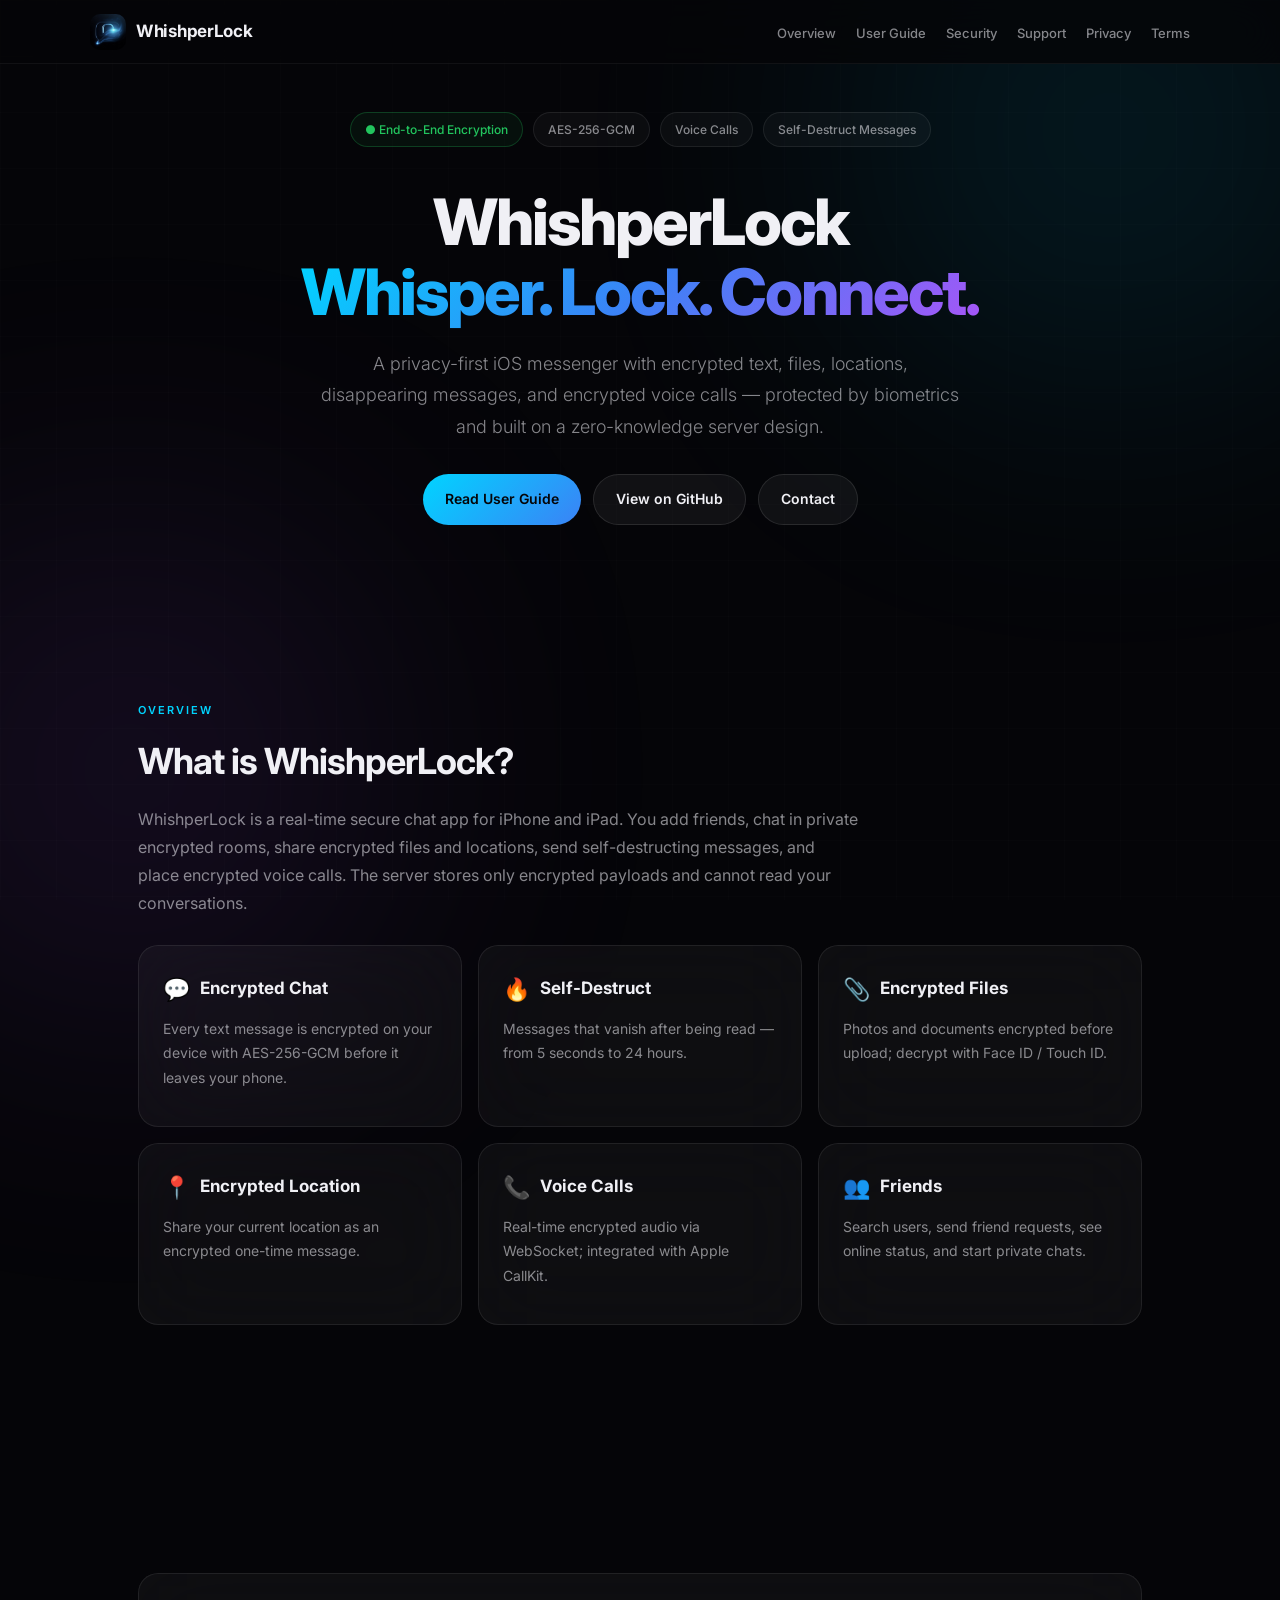
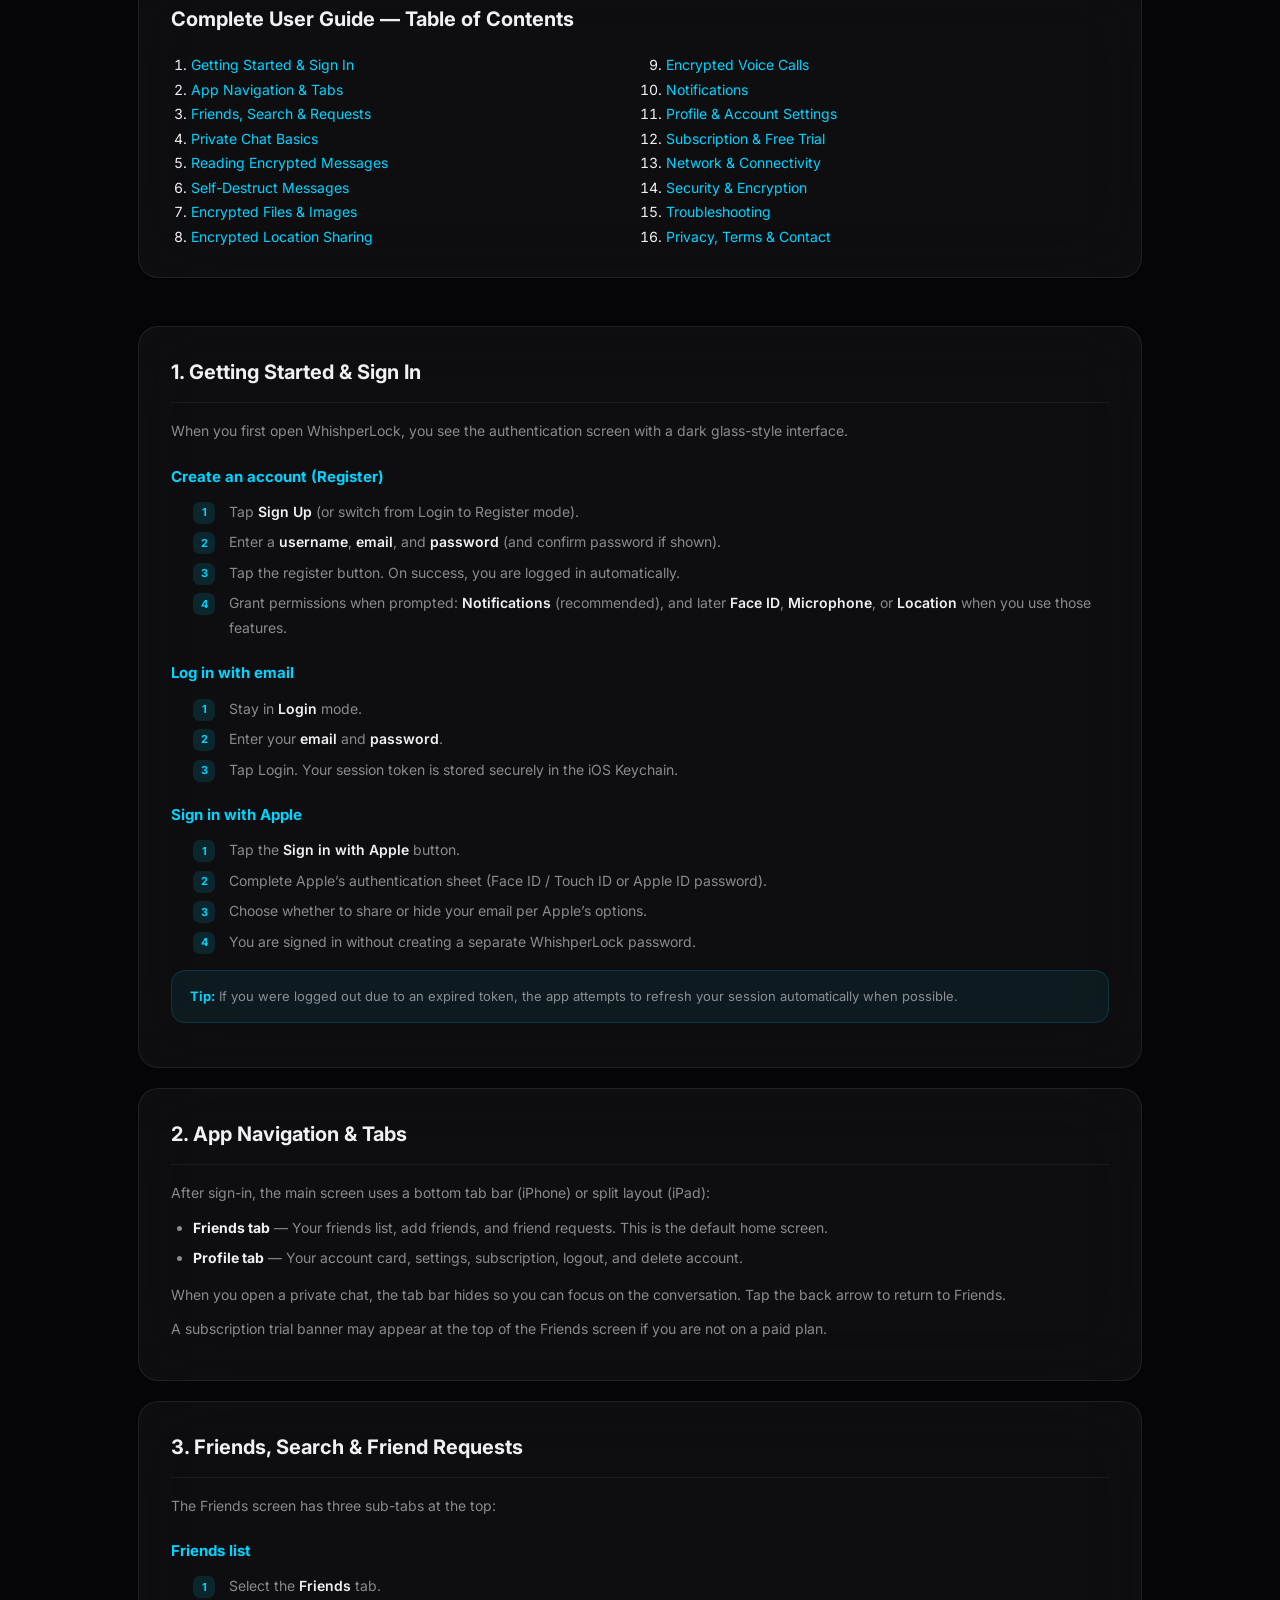
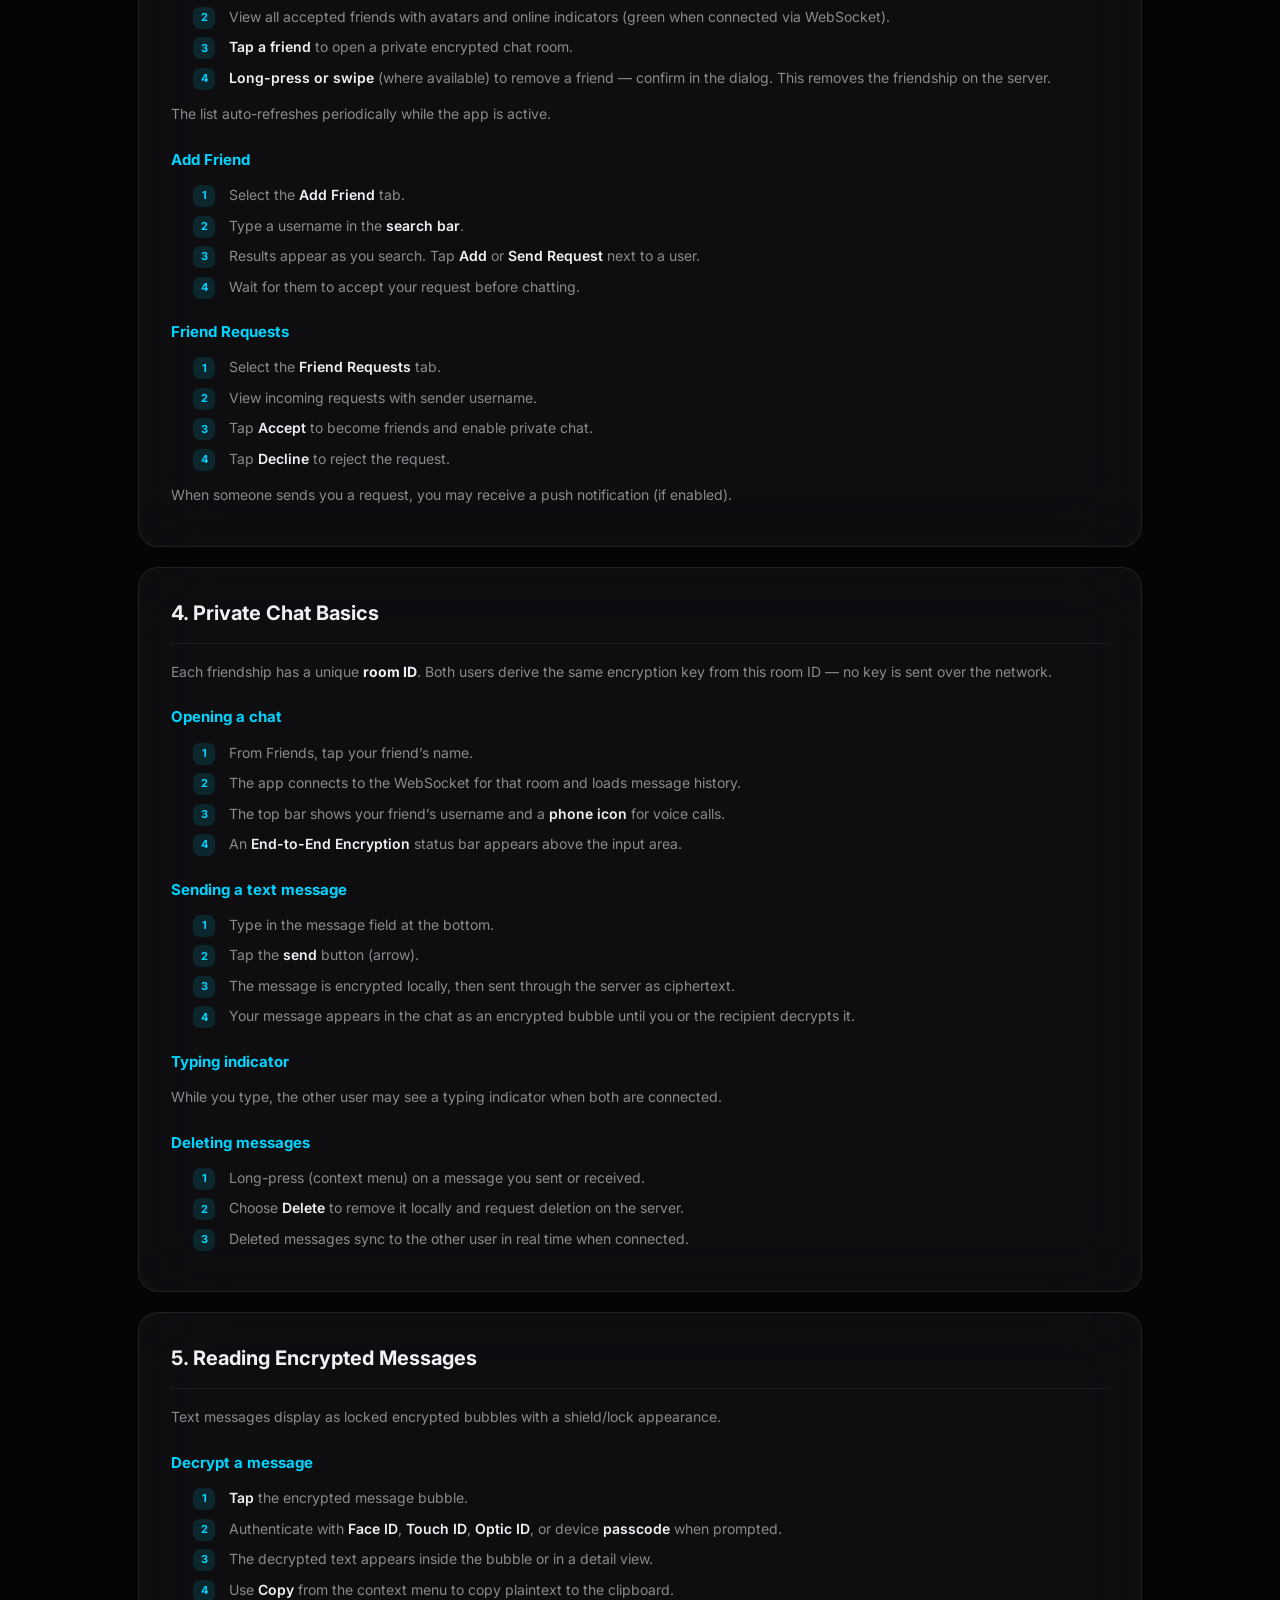
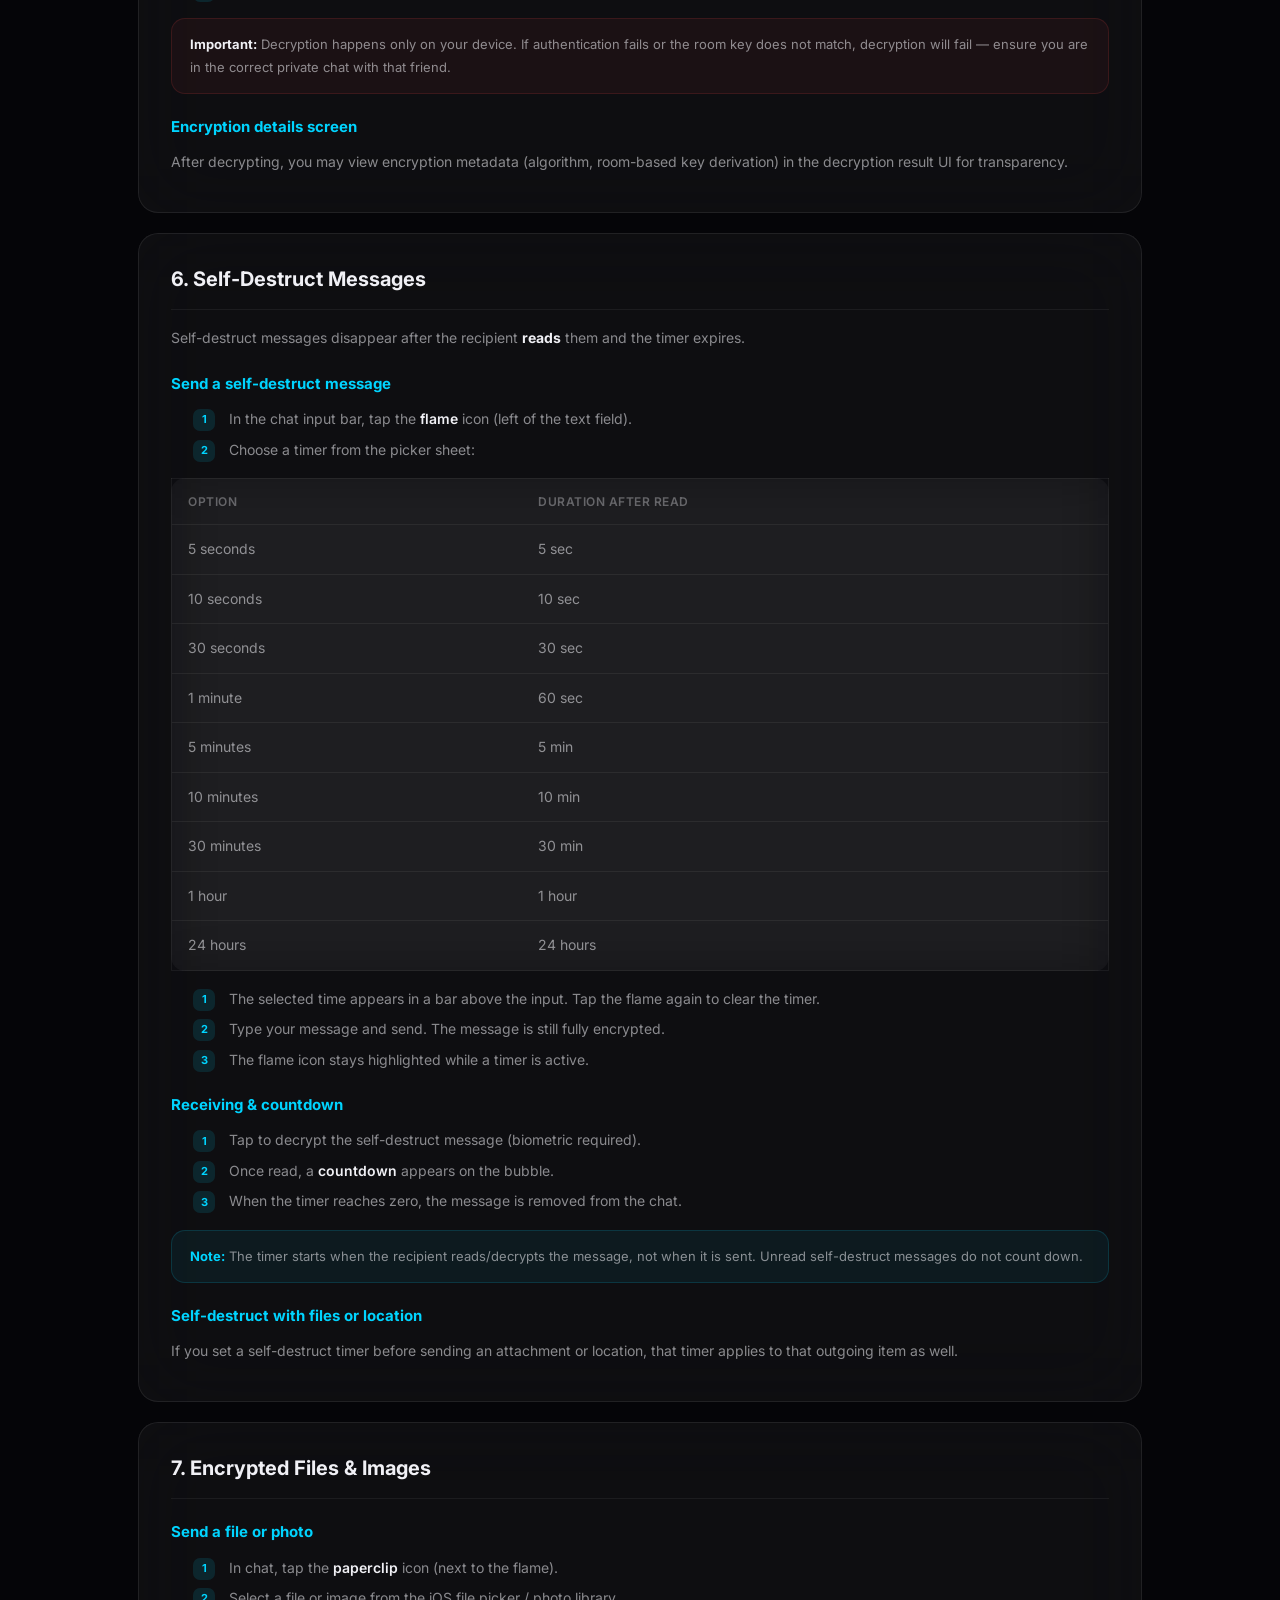
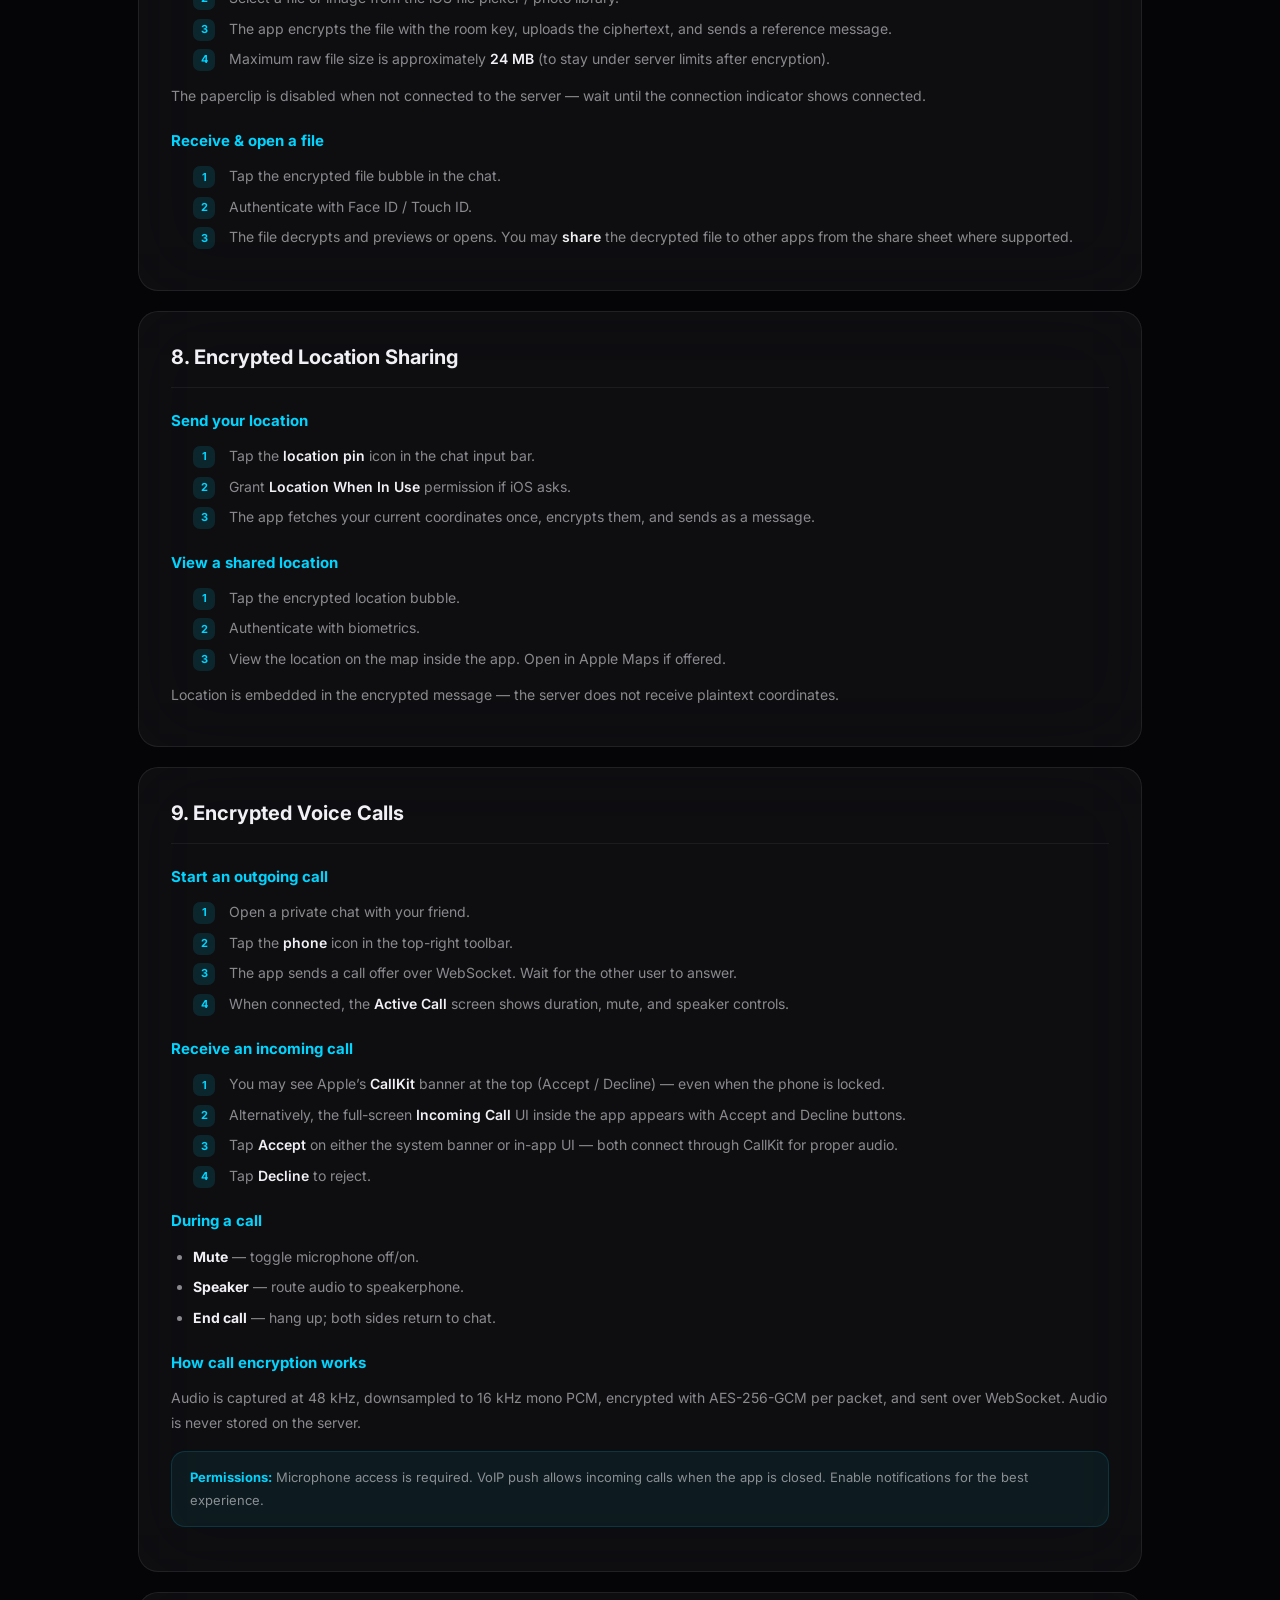
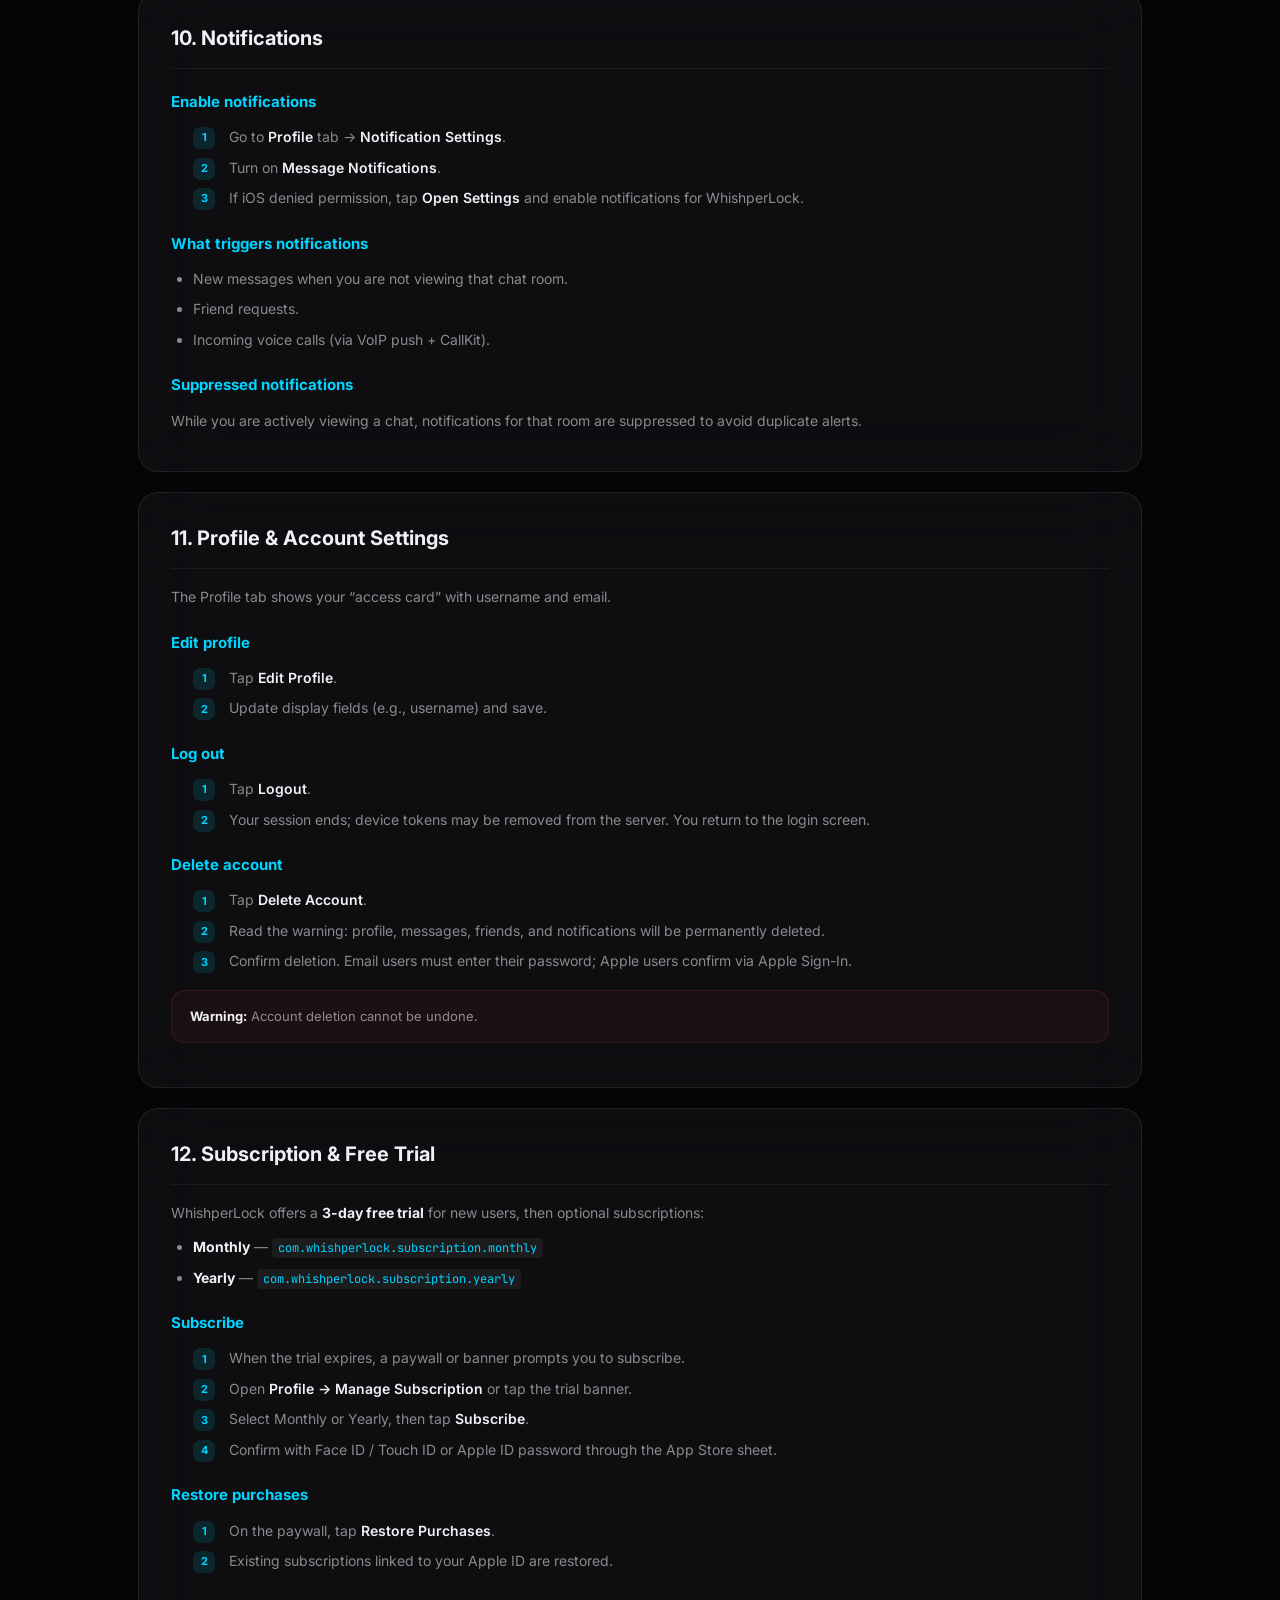
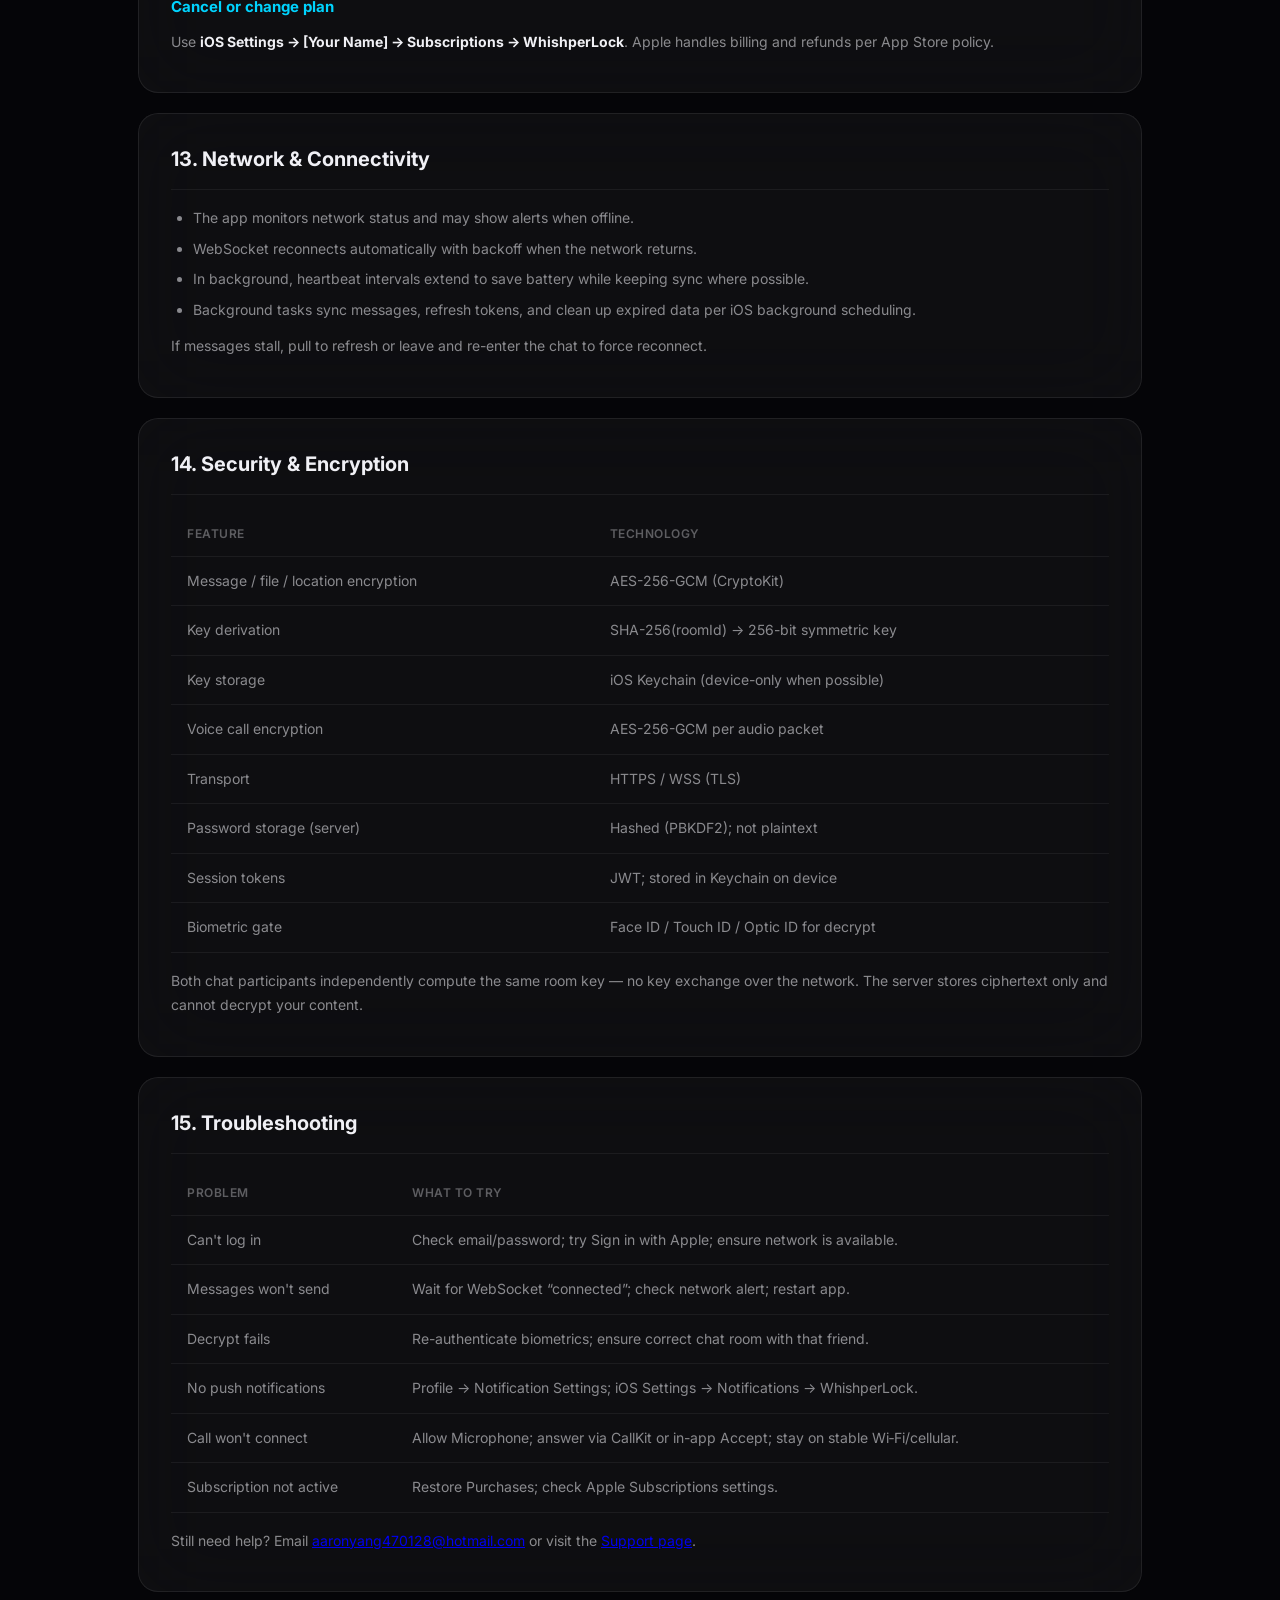
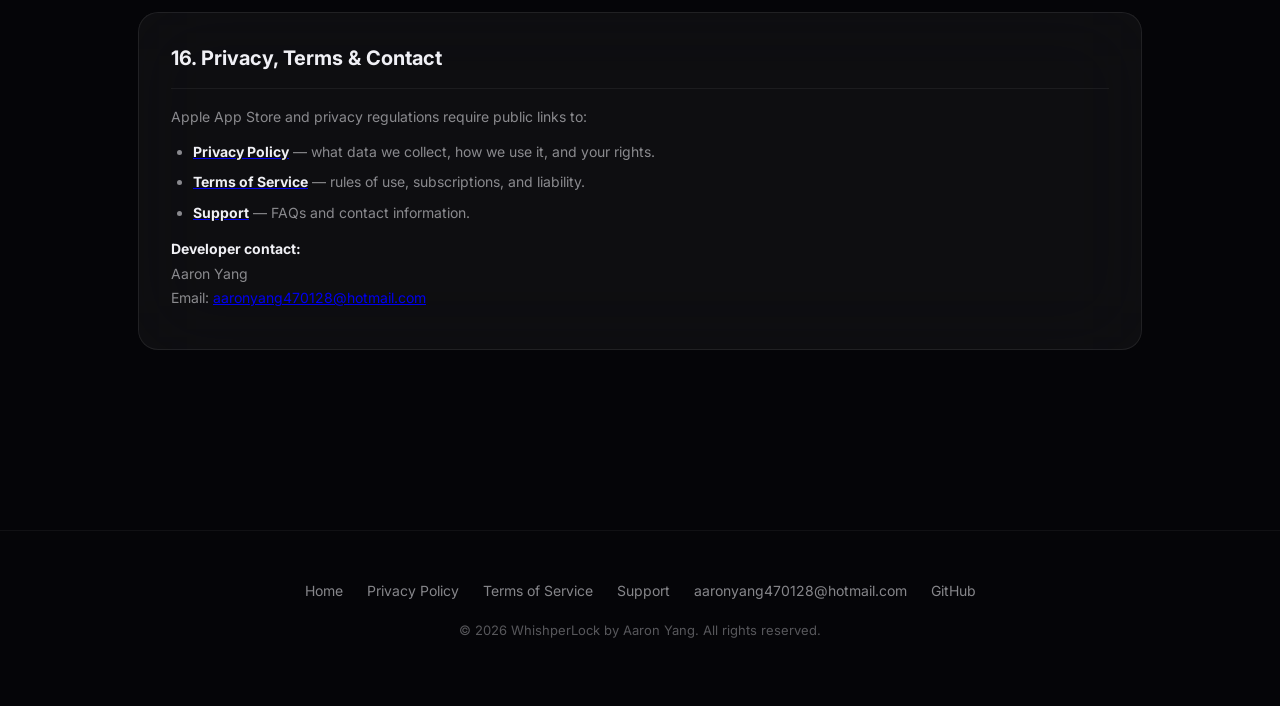
<file: index.html>
<!DOCTYPE html>
<html lang="en">
<head>
    <meta charset="UTF-8">
    <meta http-equiv="refresh" content="0; url=docs/index.html">
    <meta name="viewport" content="width=device-width, initial-scale=1.0">
    <title>WhishperLock</title>
    <script>window.location.replace('docs/index.html');</script>
</head>
<body>
    <p>Redirecting to <a href="docs/index.html">WhishperLock documentation</a>…</p>
</body>
</html>
</file>
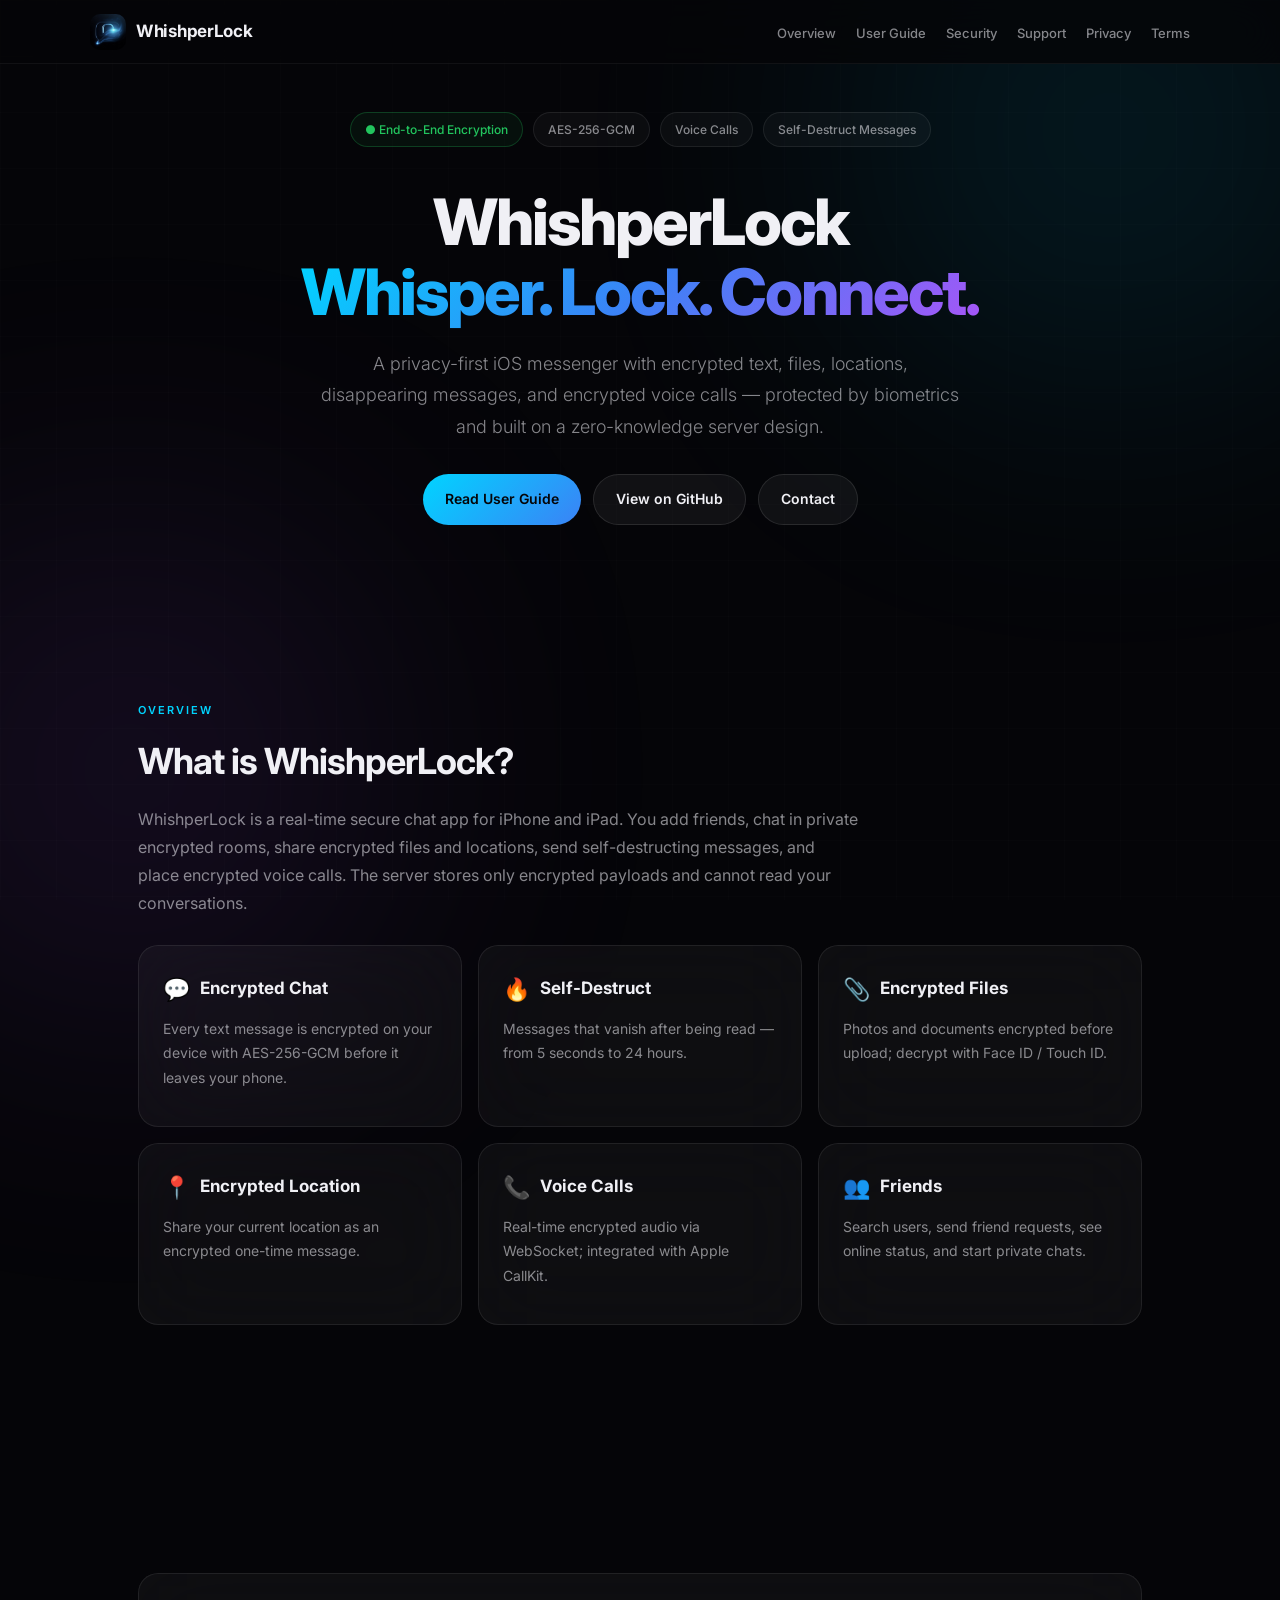
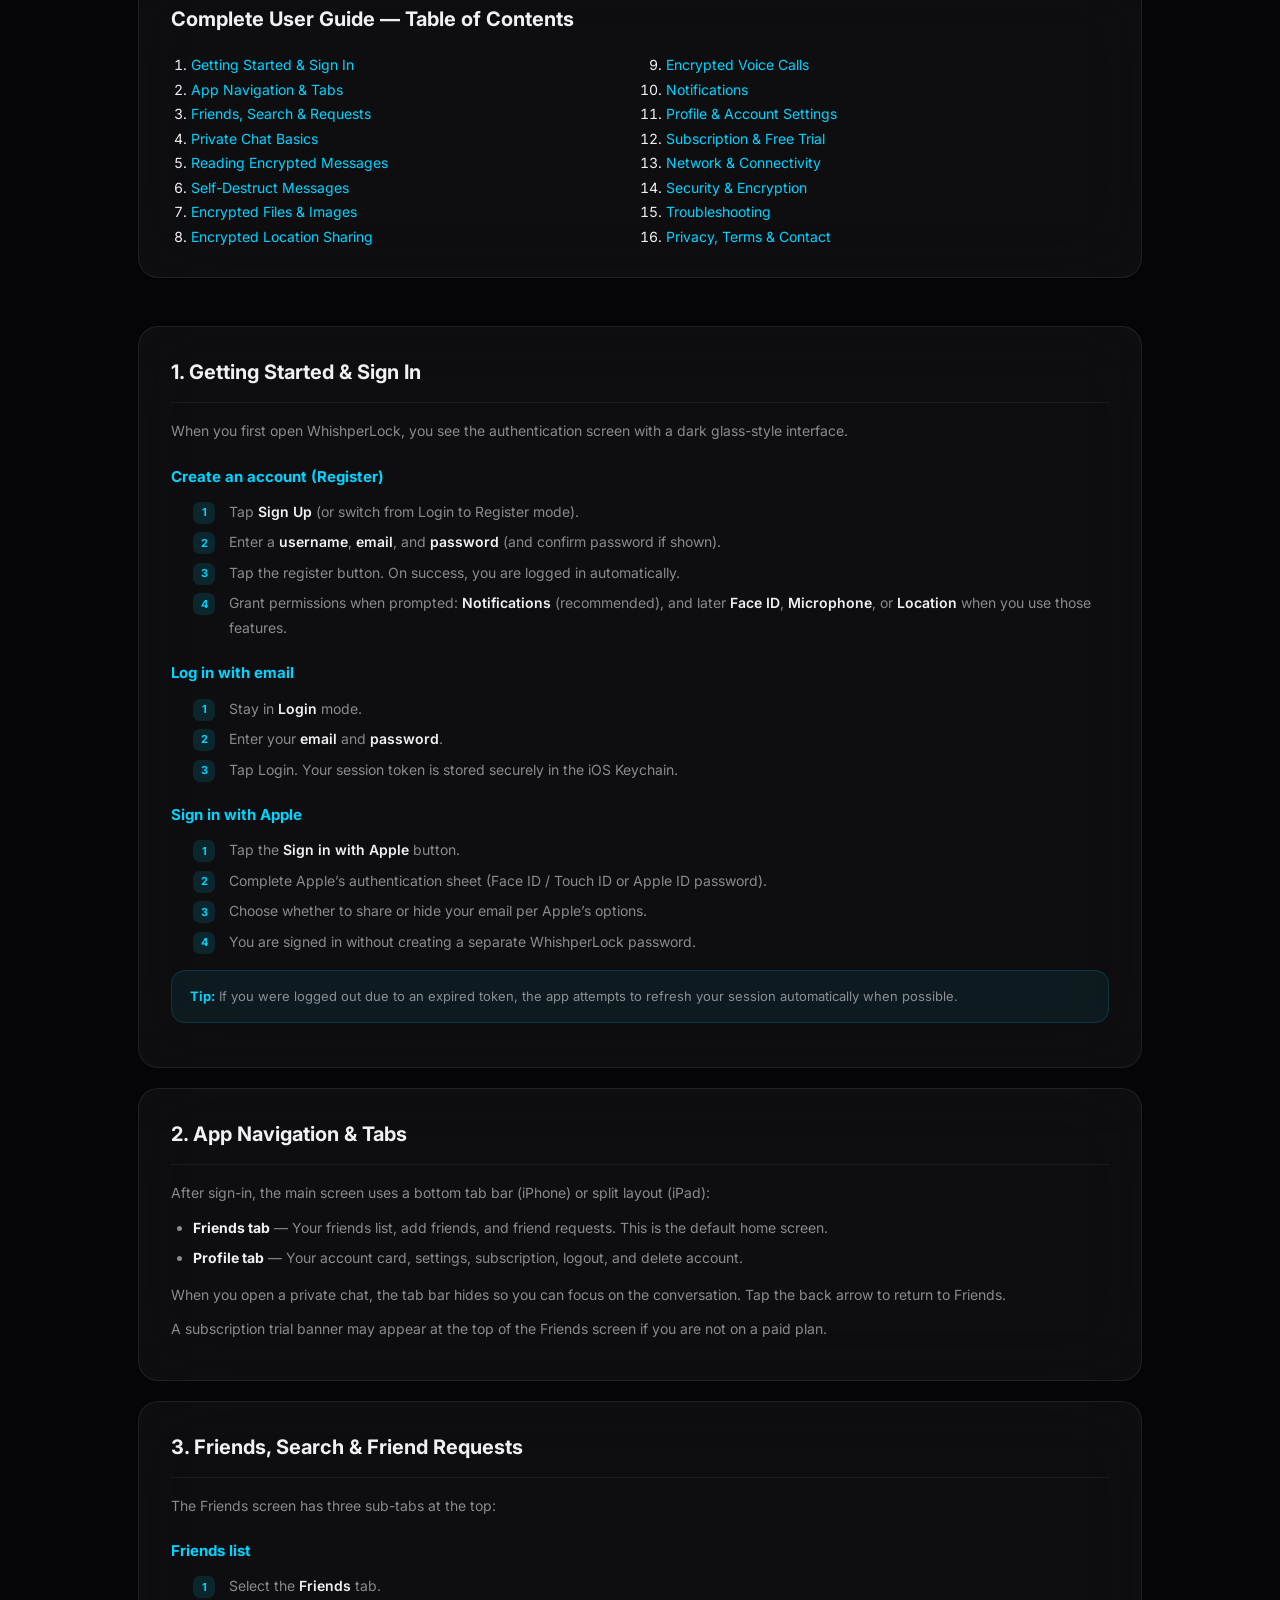
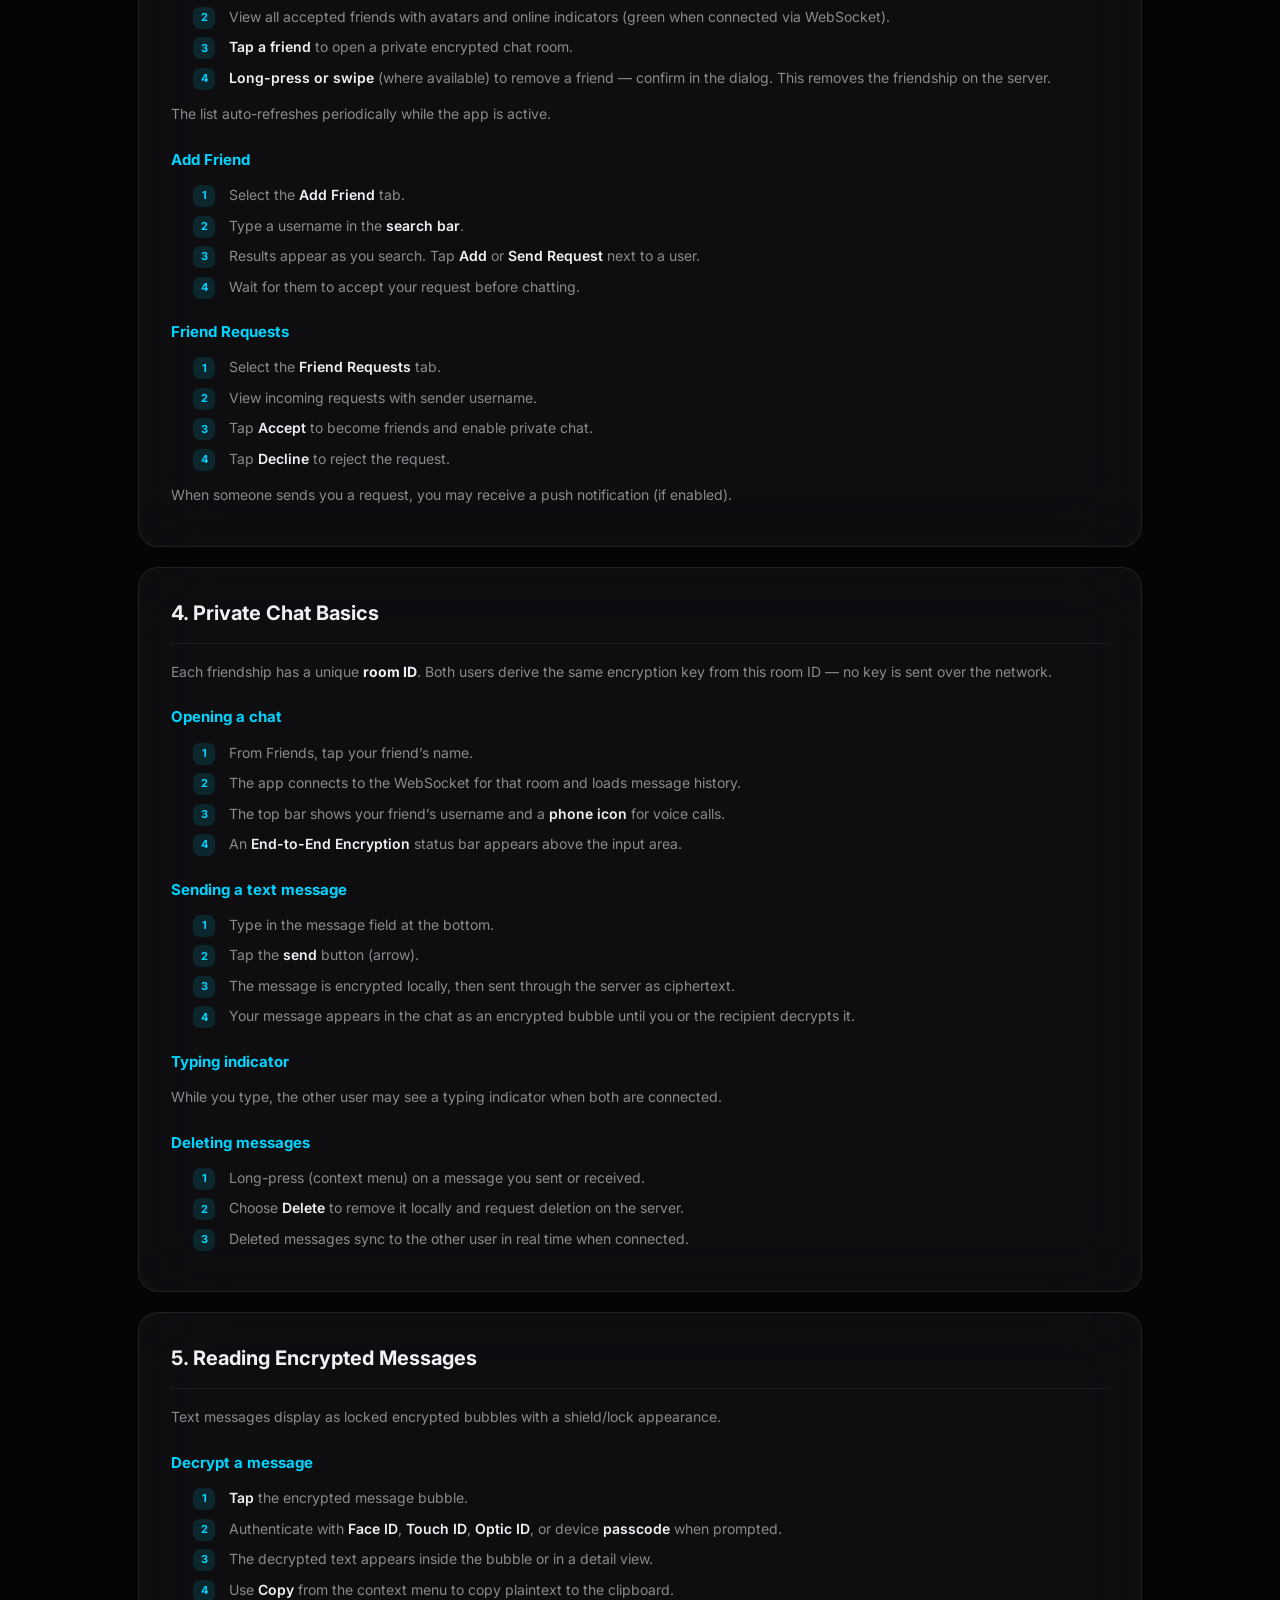
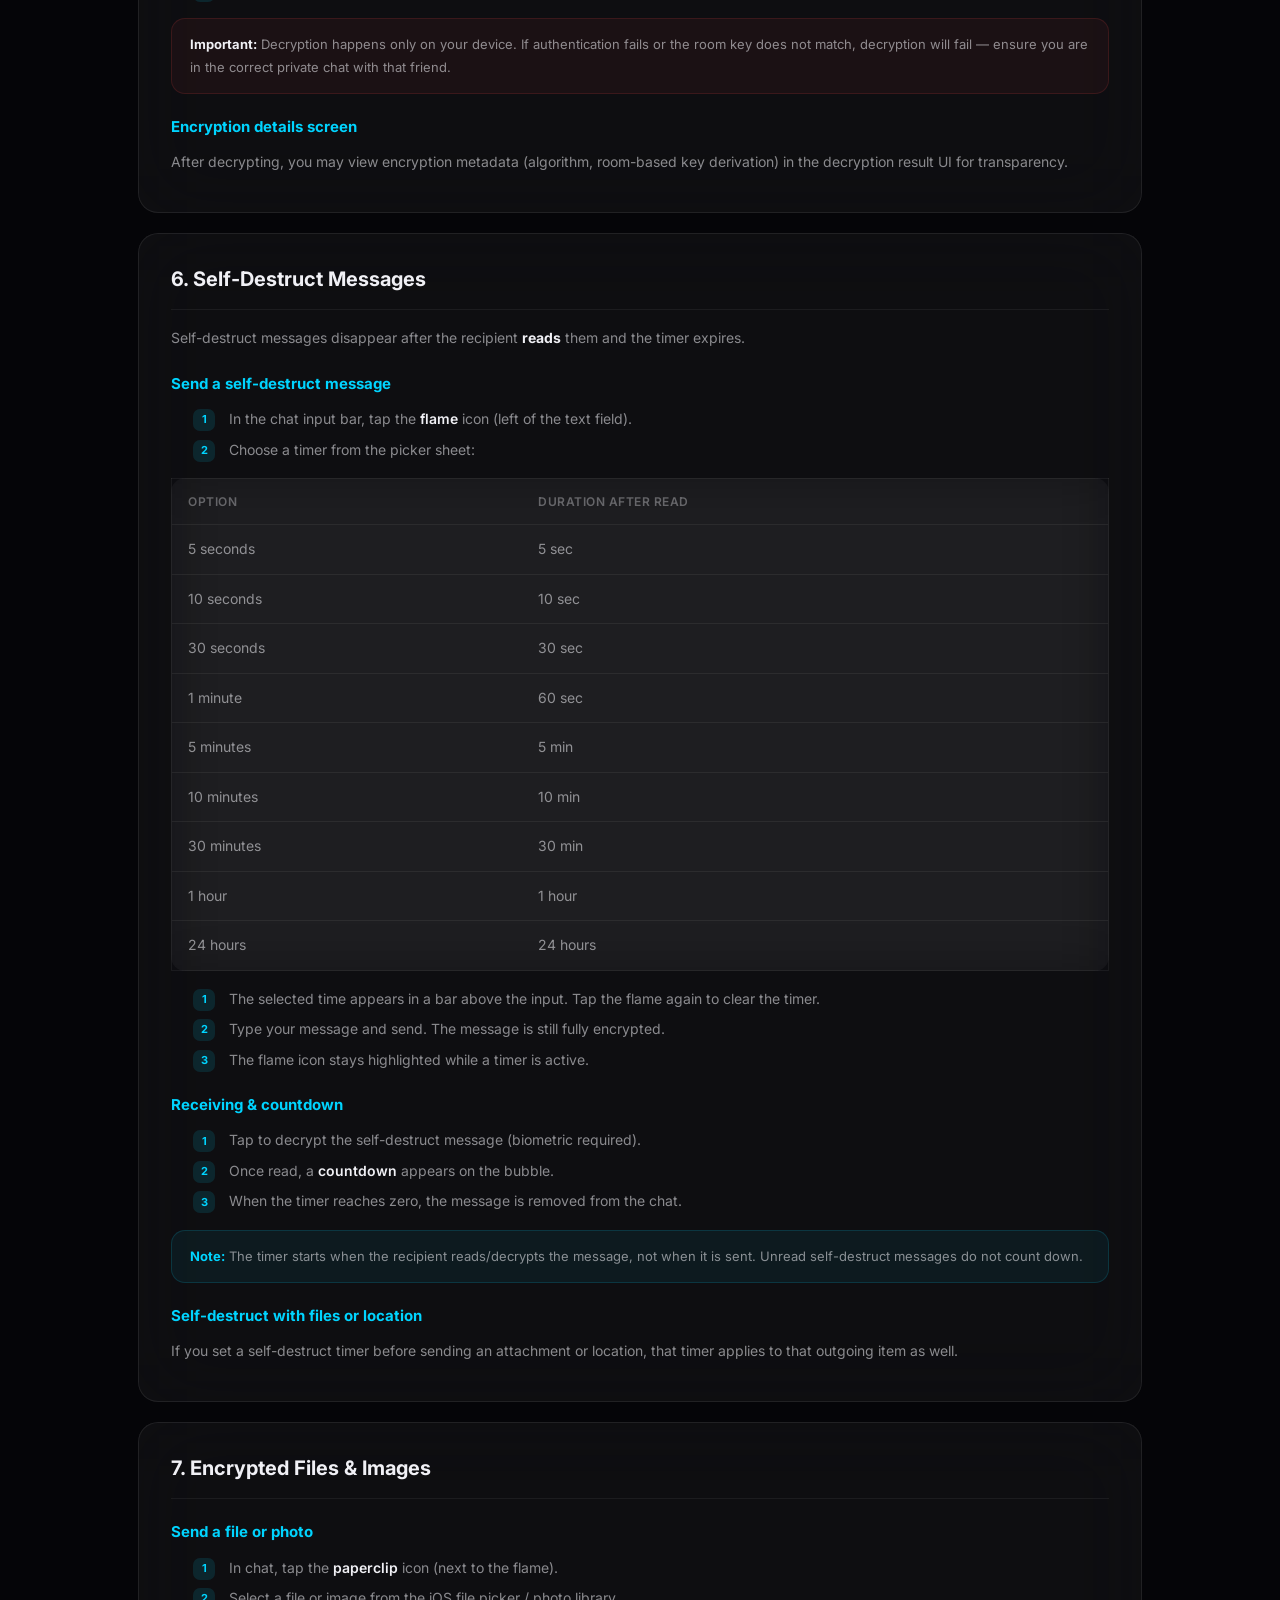
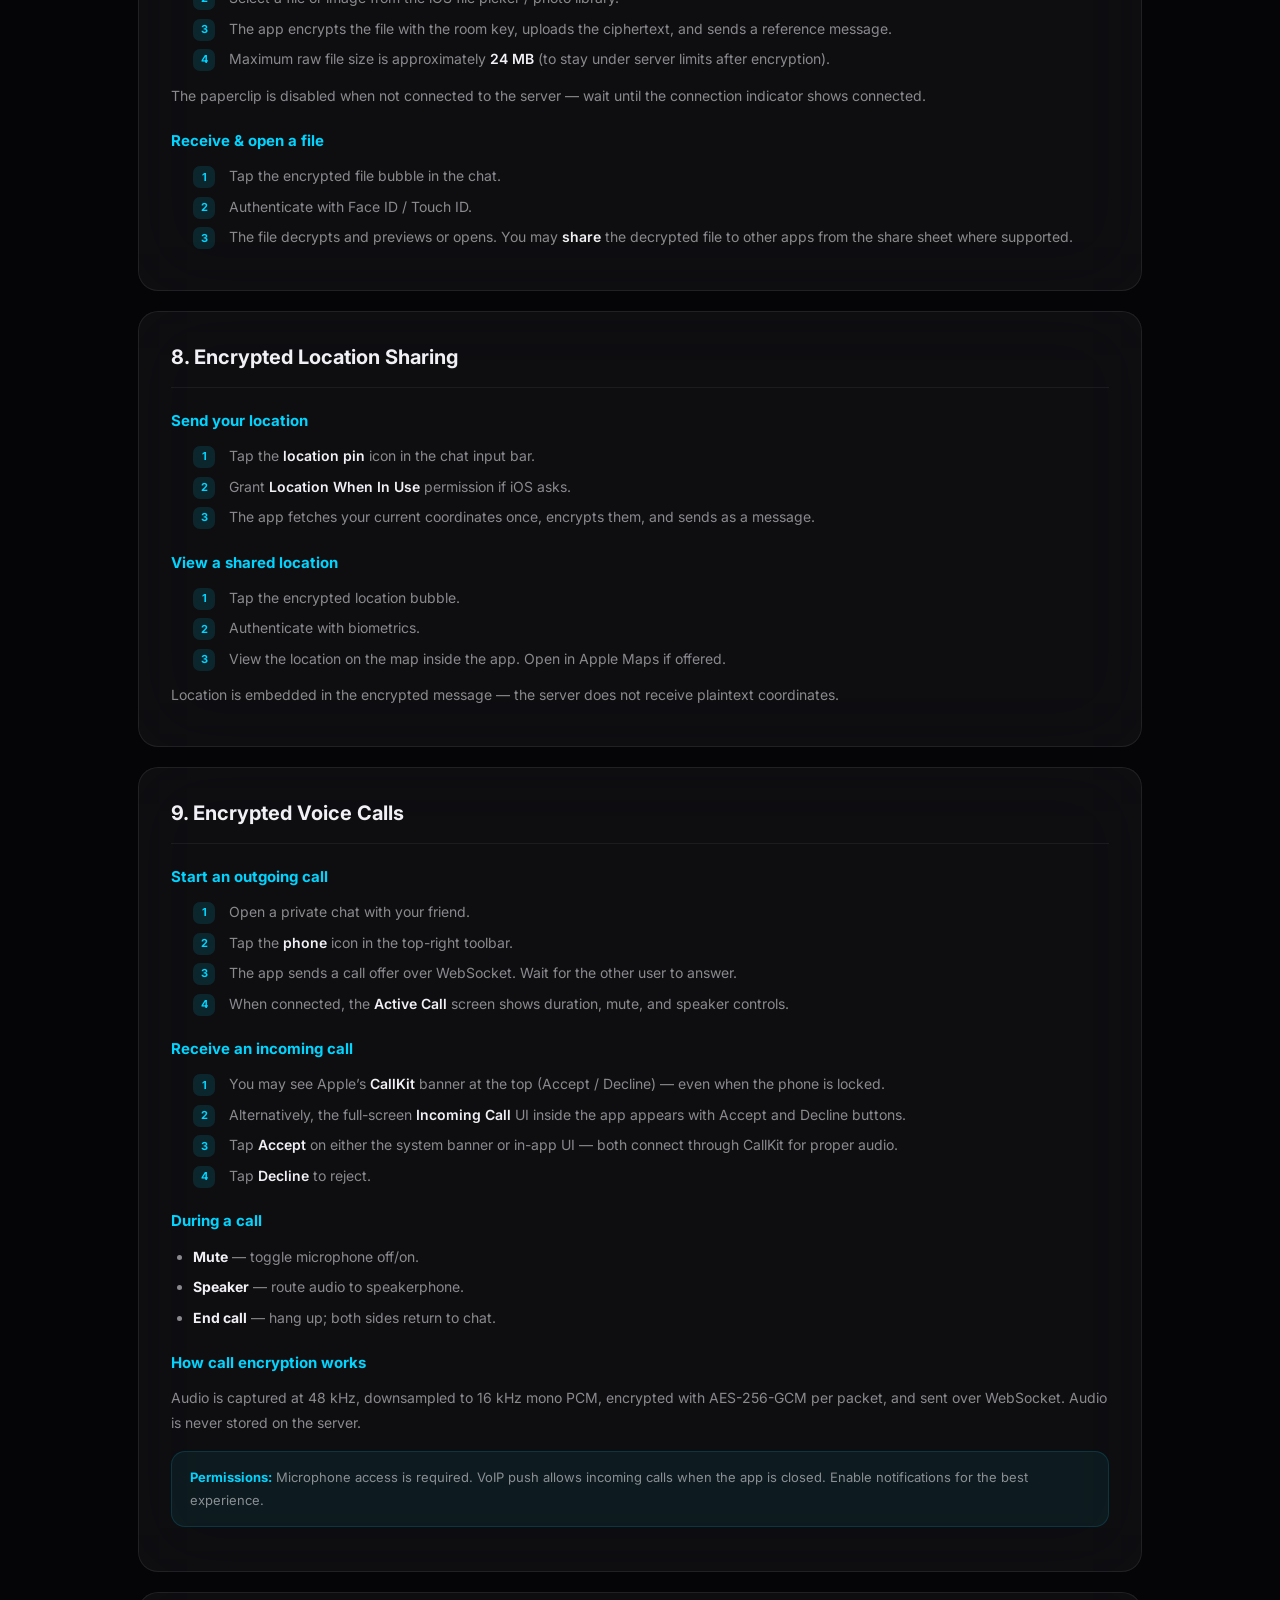
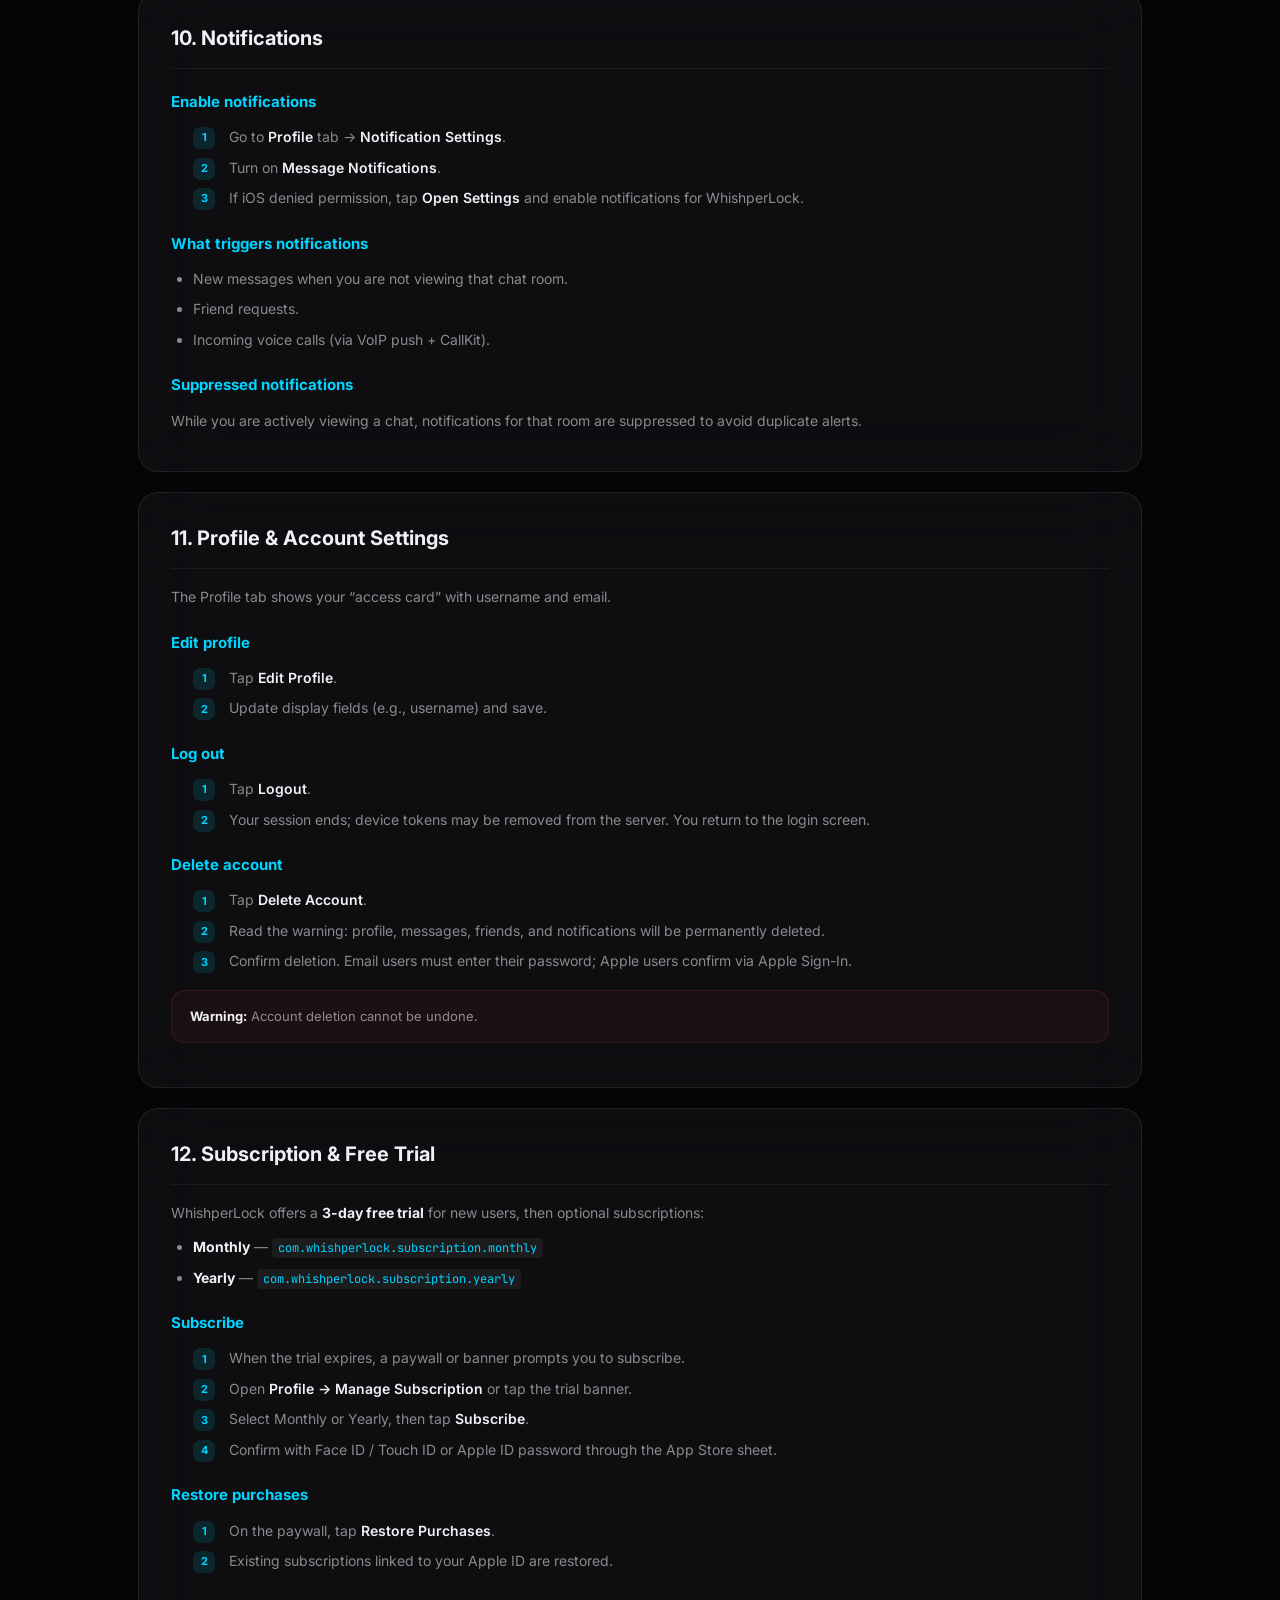
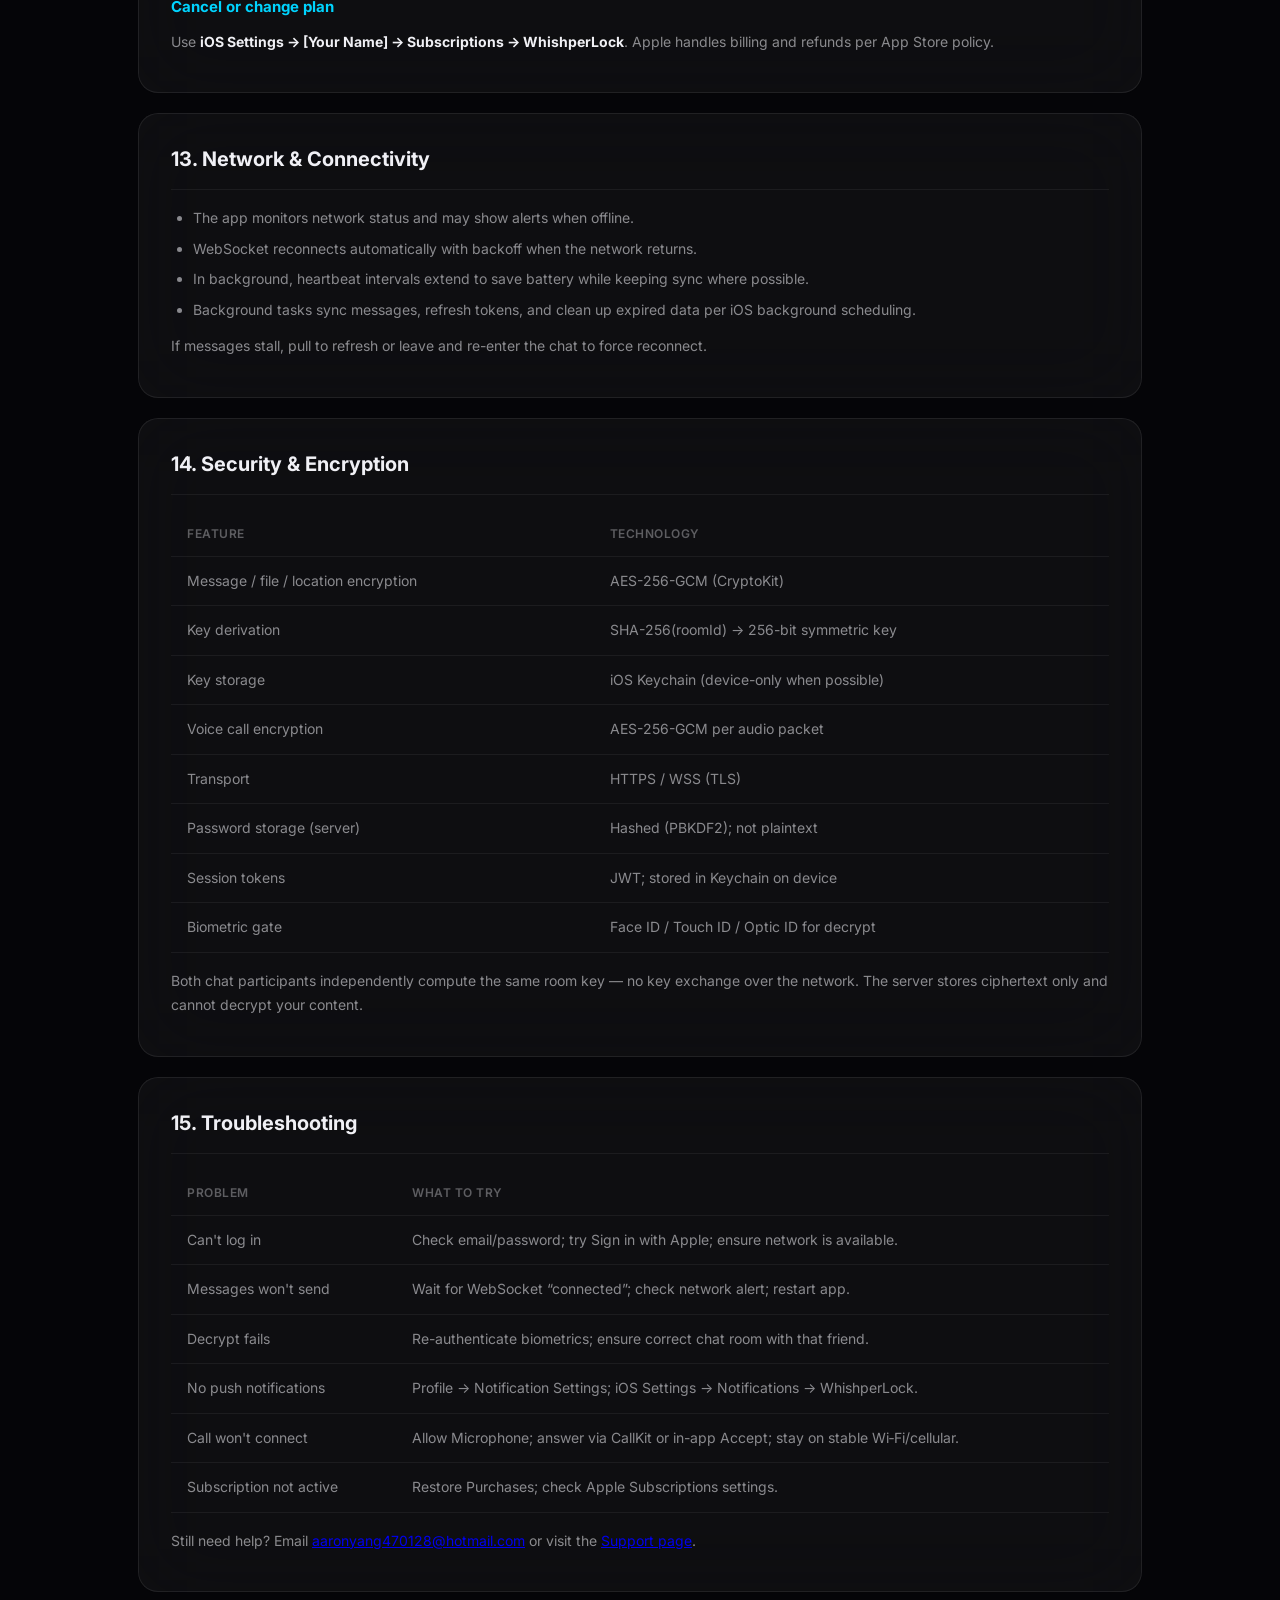
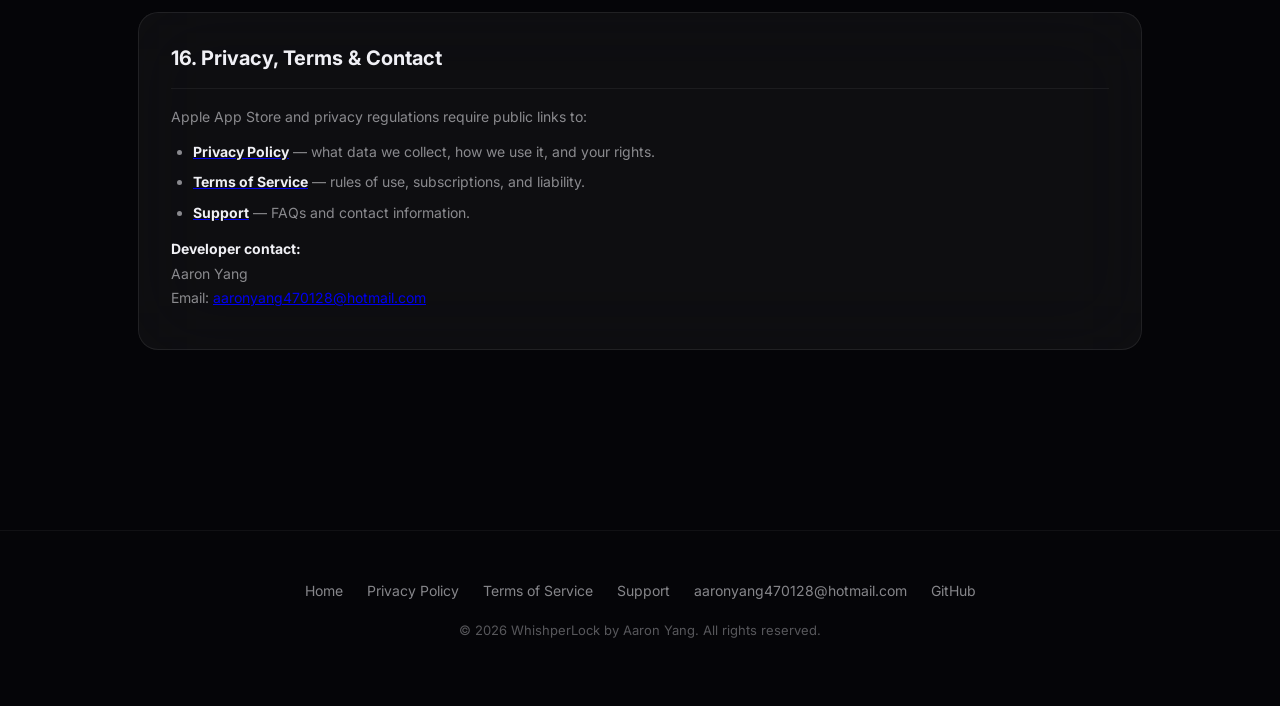
<file: docs/index.html>
<!DOCTYPE html>
<html lang="en">
<head>
    <meta charset="UTF-8">
    <meta name="viewport" content="width=device-width, initial-scale=1.0">
    <meta name="description" content="WhishperLock — End-to-end encrypted messaging, voice calls, self-destruct messages, and secure file sharing for iOS.">
    <title>WhishperLock — Secure Encrypted Messaging for iOS</title>
    <link rel="icon" href="assets/logo.png" type="image/png">
    <link rel="stylesheet" href="css/site.css">
</head>
<body>
<div class="bg-grid"></div>
<div class="bg-glow bg-glow-1"></div>
<div class="bg-glow bg-glow-2"></div>

<nav>
    <div class="nav-inner">
        <a href="index.html" class="logo"><img src="assets/logo.png" alt="WhishperLock" class="logo-icon" width="36" height="36"> WhishperLock</a>
        <ul class="nav-links">
            <li><a href="#overview">Overview</a></li>
            <li><a href="#guide">User Guide</a></li>
            <li><a href="#security">Security</a></li>
            <li><a href="support.html">Support</a></li>
            <li><a href="privacy-policy.html">Privacy</a></li>
            <li><a href="terms-of-service.html">Terms</a></li>
        </ul>
    </div>
</nav>

<main>
    <!-- Hero -->
    <section class="hero page-wrap" id="top" style="padding-top: 0;">
        <div class="badge-row">
            <span class="badge green">● End-to-End Encryption</span>
            <span class="badge">AES-256-GCM</span>
            <span class="badge">Voice Calls</span>
            <span class="badge">Self-Destruct Messages</span>
        </div>
        <h1>WhishperLock<br><span class="gradient">Whisper. Lock. Connect.</span></h1>
        <p class="lead">A privacy-first iOS messenger with encrypted text, files, locations, disappearing messages, and encrypted voice calls — protected by biometrics and built on a zero-knowledge server design.</p>
        <div class="cta-row">
            <a href="#guide" class="btn btn-primary">Read User Guide</a>
            <a href="https://github.com/AaronYang47/WhishperLock" class="btn btn-ghost" target="_blank" rel="noopener">View on GitHub</a>
            <a href="mailto:aaronyang470128@hotmail.com" class="btn btn-ghost">Contact</a>
        </div>
    </section>

    <!-- Overview -->
    <section class="section page-wrap" id="overview">
        <div class="section-label">Overview</div>
        <h2>What is WhishperLock?</h2>
        <p class="desc">WhishperLock is a real-time secure chat app for iPhone and iPad. You add friends, chat in private encrypted rooms, share encrypted files and locations, send self-destructing messages, and place encrypted voice calls. The server stores only encrypted payloads and cannot read your conversations.</p>

        <div class="guide-grid">
            <div class="glass guide-card">
                <h3><span class="icon">💬</span> Encrypted Chat</h3>
                <p>Every text message is encrypted on your device with AES-256-GCM before it leaves your phone.</p>
            </div>
            <div class="glass guide-card">
                <h3><span class="icon">🔥</span> Self-Destruct</h3>
                <p>Messages that vanish after being read — from 5 seconds to 24 hours.</p>
            </div>
            <div class="glass guide-card">
                <h3><span class="icon">📎</span> Encrypted Files</h3>
                <p>Photos and documents encrypted before upload; decrypt with Face ID / Touch ID.</p>
            </div>
            <div class="glass guide-card">
                <h3><span class="icon">📍</span> Encrypted Location</h3>
                <p>Share your current location as an encrypted one-time message.</p>
            </div>
            <div class="glass guide-card">
                <h3><span class="icon">📞</span> Voice Calls</h3>
                <p>Real-time encrypted audio via WebSocket; integrated with Apple CallKit.</p>
            </div>
            <div class="glass guide-card">
                <h3><span class="icon">👥</span> Friends</h3>
                <p>Search users, send friend requests, see online status, and start private chats.</p>
            </div>
        </div>
    </section>

    <!-- Table of Contents -->
    <section class="page-wrap" id="guide">
        <div class="glass toc">
            <h2>Complete User Guide — Table of Contents</h2>
            <ol>
                <li><a href="#getting-started">Getting Started &amp; Sign In</a></li>
                <li><a href="#navigation">App Navigation &amp; Tabs</a></li>
                <li><a href="#friends">Friends, Search &amp; Requests</a></li>
                <li><a href="#chat-basics">Private Chat Basics</a></li>
                <li><a href="#encrypted-messages">Reading Encrypted Messages</a></li>
                <li><a href="#self-destruct">Self-Destruct Messages</a></li>
                <li><a href="#attachments">Encrypted Files &amp; Images</a></li>
                <li><a href="#location">Encrypted Location Sharing</a></li>
                <li><a href="#voice-calls">Encrypted Voice Calls</a></li>
                <li><a href="#notifications">Notifications</a></li>
                <li><a href="#profile">Profile &amp; Account Settings</a></li>
                <li><a href="#subscription">Subscription &amp; Free Trial</a></li>
                <li><a href="#network">Network &amp; Connectivity</a></li>
                <li><a href="#security">Security &amp; Encryption</a></li>
                <li><a href="#troubleshooting">Troubleshooting</a></li>
                <li><a href="#legal">Privacy, Terms &amp; Contact</a></li>
            </ol>
        </div>

        <!-- 1. Getting Started -->
        <div class="glass detail-block" id="getting-started">
            <h3>1. Getting Started &amp; Sign In</h3>
            <p>When you first open WhishperLock, you see the authentication screen with a dark glass-style interface.</p>

            <h4>Create an account (Register)</h4>
            <ol class="steps">
                <li>Tap <strong>Sign Up</strong> (or switch from Login to Register mode).</li>
                <li>Enter a <strong>username</strong>, <strong>email</strong>, and <strong>password</strong> (and confirm password if shown).</li>
                <li>Tap the register button. On success, you are logged in automatically.</li>
                <li>Grant permissions when prompted: <strong>Notifications</strong> (recommended), and later <strong>Face ID</strong>, <strong>Microphone</strong>, or <strong>Location</strong> when you use those features.</li>
            </ol>

            <h4>Log in with email</h4>
            <ol class="steps">
                <li>Stay in <strong>Login</strong> mode.</li>
                <li>Enter your <strong>email</strong> and <strong>password</strong>.</li>
                <li>Tap Login. Your session token is stored securely in the iOS Keychain.</li>
            </ol>

            <h4>Sign in with Apple</h4>
            <ol class="steps">
                <li>Tap the <strong>Sign in with Apple</strong> button.</li>
                <li>Complete Apple’s authentication sheet (Face ID / Touch ID or Apple ID password).</li>
                <li>Choose whether to share or hide your email per Apple’s options.</li>
                <li>You are signed in without creating a separate WhishperLock password.</li>
            </ol>

            <div class="tip"><strong>Tip:</strong> If you were logged out due to an expired token, the app attempts to refresh your session automatically when possible.</div>
        </div>

        <!-- 2. Navigation -->
        <div class="glass detail-block" id="navigation">
            <h3>2. App Navigation &amp; Tabs</h3>
            <p>After sign-in, the main screen uses a bottom tab bar (iPhone) or split layout (iPad):</p>
            <ul>
                <li><strong>Friends tab</strong> — Your friends list, add friends, and friend requests. This is the default home screen.</li>
                <li><strong>Profile tab</strong> — Your account card, settings, subscription, logout, and delete account.</li>
            </ul>
            <p>When you open a private chat, the tab bar hides so you can focus on the conversation. Tap the back arrow to return to Friends.</p>
            <p>A subscription trial banner may appear at the top of the Friends screen if you are not on a paid plan.</p>
        </div>

        <!-- 3. Friends -->
        <div class="glass detail-block" id="friends">
            <h3>3. Friends, Search &amp; Friend Requests</h3>
            <p>The Friends screen has three sub-tabs at the top:</p>

            <h4>Friends list</h4>
            <ol class="steps">
                <li>Select the <strong>Friends</strong> tab.</li>
                <li>View all accepted friends with avatars and online indicators (green when connected via WebSocket).</li>
                <li><strong>Tap a friend</strong> to open a private encrypted chat room.</li>
                <li><strong>Long-press or swipe</strong> (where available) to remove a friend — confirm in the dialog. This removes the friendship on the server.</li>
            </ol>
            <p>The list auto-refreshes periodically while the app is active.</p>

            <h4>Add Friend</h4>
            <ol class="steps">
                <li>Select the <strong>Add Friend</strong> tab.</li>
                <li>Type a username in the <strong>search bar</strong>.</li>
                <li>Results appear as you search. Tap <strong>Add</strong> or <strong>Send Request</strong> next to a user.</li>
                <li>Wait for them to accept your request before chatting.</li>
            </ol>

            <h4>Friend Requests</h4>
            <ol class="steps">
                <li>Select the <strong>Friend Requests</strong> tab.</li>
                <li>View incoming requests with sender username.</li>
                <li>Tap <strong>Accept</strong> to become friends and enable private chat.</li>
                <li>Tap <strong>Decline</strong> to reject the request.</li>
            </ol>
            <p>When someone sends you a request, you may receive a push notification (if enabled).</p>
        </div>

        <!-- 4. Chat basics -->
        <div class="glass detail-block" id="chat-basics">
            <h3>4. Private Chat Basics</h3>
            <p>Each friendship has a unique <strong>room ID</strong>. Both users derive the same encryption key from this room ID — no key is sent over the network.</p>

            <h4>Opening a chat</h4>
            <ol class="steps">
                <li>From Friends, tap your friend’s name.</li>
                <li>The app connects to the WebSocket for that room and loads message history.</li>
                <li>The top bar shows your friend’s username and a <strong>phone icon</strong> for voice calls.</li>
                <li>An <strong>End-to-End Encryption</strong> status bar appears above the input area.</li>
            </ol>

            <h4>Sending a text message</h4>
            <ol class="steps">
                <li>Type in the message field at the bottom.</li>
                <li>Tap the <strong>send</strong> button (arrow).</li>
                <li>The message is encrypted locally, then sent through the server as ciphertext.</li>
                <li>Your message appears in the chat as an encrypted bubble until you or the recipient decrypts it.</li>
            </ol>

            <h4>Typing indicator</h4>
            <p>While you type, the other user may see a typing indicator when both are connected.</p>

            <h4>Deleting messages</h4>
            <ol class="steps">
                <li>Long-press (context menu) on a message you sent or received.</li>
                <li>Choose <strong>Delete</strong> to remove it locally and request deletion on the server.</li>
                <li>Deleted messages sync to the other user in real time when connected.</li>
            </ol>
        </div>

        <!-- 5. Encrypted messages -->
        <div class="glass detail-block" id="encrypted-messages">
            <h3>5. Reading Encrypted Messages</h3>
            <p>Text messages display as locked encrypted bubbles with a shield/lock appearance.</p>

            <h4>Decrypt a message</h4>
            <ol class="steps">
                <li><strong>Tap</strong> the encrypted message bubble.</li>
                <li>Authenticate with <strong>Face ID</strong>, <strong>Touch ID</strong>, <strong>Optic ID</strong>, or device <strong>passcode</strong> when prompted.</li>
                <li>The decrypted text appears inside the bubble or in a detail view.</li>
                <li>Use <strong>Copy</strong> from the context menu to copy plaintext to the clipboard.</li>
            </ol>

            <div class="warn"><strong>Important:</strong> Decryption happens only on your device. If authentication fails or the room key does not match, decryption will fail — ensure you are in the correct private chat with that friend.</div>

            <h4>Encryption details screen</h4>
            <p>After decrypting, you may view encryption metadata (algorithm, room-based key derivation) in the decryption result UI for transparency.</p>
        </div>

        <!-- 6. Self-destruct -->
        <div class="glass detail-block" id="self-destruct">
            <h3>6. Self-Destruct Messages</h3>
            <p>Self-destruct messages disappear after the recipient <strong>reads</strong> them and the timer expires.</p>

            <h4>Send a self-destruct message</h4>
            <ol class="steps">
                <li>In the chat input bar, tap the <strong>flame</strong> icon (left of the text field).</li>
                <li>Choose a timer from the picker sheet:</li>
            </ol>
            <table class="data-table glass-sm" style="display: table; width: 100%;">
                <thead><tr><th>Option</th><th>Duration after read</th></tr></thead>
                <tbody>
                    <tr><td>5 seconds</td><td>5 sec</td></tr>
                    <tr><td>10 seconds</td><td>10 sec</td></tr>
                    <tr><td>30 seconds</td><td>30 sec</td></tr>
                    <tr><td>1 minute</td><td>60 sec</td></tr>
                    <tr><td>5 minutes</td><td>5 min</td></tr>
                    <tr><td>10 minutes</td><td>10 min</td></tr>
                    <tr><td>30 minutes</td><td>30 min</td></tr>
                    <tr><td>1 hour</td><td>1 hour</td></tr>
                    <tr><td>24 hours</td><td>24 hours</td></tr>
                </tbody>
            </table>
            <ol class="steps" start="3">
                <li>The selected time appears in a bar above the input. Tap the flame again to clear the timer.</li>
                <li>Type your message and send. The message is still fully encrypted.</li>
                <li>The flame icon stays highlighted while a timer is active.</li>
            </ol>

            <h4>Receiving &amp; countdown</h4>
            <ol class="steps">
                <li>Tap to decrypt the self-destruct message (biometric required).</li>
                <li>Once read, a <strong>countdown</strong> appears on the bubble.</li>
                <li>When the timer reaches zero, the message is removed from the chat.</li>
            </ol>

            <div class="tip"><strong>Note:</strong> The timer starts when the recipient reads/decrypts the message, not when it is sent. Unread self-destruct messages do not count down.</div>

            <h4>Self-destruct with files or location</h4>
            <p>If you set a self-destruct timer before sending an attachment or location, that timer applies to that outgoing item as well.</p>
        </div>

        <!-- 7. Attachments -->
        <div class="glass detail-block" id="attachments">
            <h3>7. Encrypted Files &amp; Images</h3>

            <h4>Send a file or photo</h4>
            <ol class="steps">
                <li>In chat, tap the <strong>paperclip</strong> icon (next to the flame).</li>
                <li>Select a file or image from the iOS file picker / photo library.</li>
                <li>The app encrypts the file with the room key, uploads the ciphertext, and sends a reference message.</li>
                <li>Maximum raw file size is approximately <strong>24 MB</strong> (to stay under server limits after encryption).</li>
            </ol>
            <p>The paperclip is disabled when not connected to the server — wait until the connection indicator shows connected.</p>

            <h4>Receive &amp; open a file</h4>
            <ol class="steps">
                <li>Tap the encrypted file bubble in the chat.</li>
                <li>Authenticate with Face ID / Touch ID.</li>
                <li>The file decrypts and previews or opens. You may <strong>share</strong> the decrypted file to other apps from the share sheet where supported.</li>
            </ol>
        </div>

        <!-- 8. Location -->
        <div class="glass detail-block" id="location">
            <h3>8. Encrypted Location Sharing</h3>

            <h4>Send your location</h4>
            <ol class="steps">
                <li>Tap the <strong>location pin</strong> icon in the chat input bar.</li>
                <li>Grant <strong>Location When In Use</strong> permission if iOS asks.</li>
                <li>The app fetches your current coordinates once, encrypts them, and sends as a message.</li>
            </ol>

            <h4>View a shared location</h4>
            <ol class="steps">
                <li>Tap the encrypted location bubble.</li>
                <li>Authenticate with biometrics.</li>
                <li>View the location on the map inside the app. Open in Apple Maps if offered.</li>
            </ol>
            <p>Location is embedded in the encrypted message — the server does not receive plaintext coordinates.</p>
        </div>

        <!-- 9. Voice calls -->
        <div class="glass detail-block" id="voice-calls">
            <h3>9. Encrypted Voice Calls</h3>

            <h4>Start an outgoing call</h4>
            <ol class="steps">
                <li>Open a private chat with your friend.</li>
                <li>Tap the <strong>phone</strong> icon in the top-right toolbar.</li>
                <li>The app sends a call offer over WebSocket. Wait for the other user to answer.</li>
                <li>When connected, the <strong>Active Call</strong> screen shows duration, mute, and speaker controls.</li>
            </ol>

            <h4>Receive an incoming call</h4>
            <ol class="steps">
                <li>You may see Apple’s <strong>CallKit</strong> banner at the top (Accept / Decline) — even when the phone is locked.</li>
                <li>Alternatively, the full-screen <strong>Incoming Call</strong> UI inside the app appears with Accept and Decline buttons.</li>
                <li>Tap <strong>Accept</strong> on either the system banner or in-app UI — both connect through CallKit for proper audio.</li>
                <li>Tap <strong>Decline</strong> to reject.</li>
            </ol>

            <h4>During a call</h4>
            <ul>
                <li><strong>Mute</strong> — toggle microphone off/on.</li>
                <li><strong>Speaker</strong> — route audio to speakerphone.</li>
                <li><strong>End call</strong> — hang up; both sides return to chat.</li>
            </ul>

            <h4>How call encryption works</h4>
            <p>Audio is captured at 48 kHz, downsampled to 16 kHz mono PCM, encrypted with AES-256-GCM per packet, and sent over WebSocket. Audio is never stored on the server.</p>

            <div class="tip"><strong>Permissions:</strong> Microphone access is required. VoIP push allows incoming calls when the app is closed. Enable notifications for the best experience.</div>
        </div>

        <!-- 10. Notifications -->
        <div class="glass detail-block" id="notifications">
            <h3>10. Notifications</h3>

            <h4>Enable notifications</h4>
            <ol class="steps">
                <li>Go to <strong>Profile</strong> tab → <strong>Notification Settings</strong>.</li>
                <li>Turn on <strong>Message Notifications</strong>.</li>
                <li>If iOS denied permission, tap <strong>Open Settings</strong> and enable notifications for WhishperLock.</li>
            </ol>

            <h4>What triggers notifications</h4>
            <ul>
                <li>New messages when you are not viewing that chat room.</li>
                <li>Friend requests.</li>
                <li>Incoming voice calls (via VoIP push + CallKit).</li>
            </ul>

            <h4>Suppressed notifications</h4>
            <p>While you are actively viewing a chat, notifications for that room are suppressed to avoid duplicate alerts.</p>
        </div>

        <!-- 11. Profile -->
        <div class="glass detail-block" id="profile">
            <h3>11. Profile &amp; Account Settings</h3>
            <p>The Profile tab shows your “access card” with username and email.</p>

            <h4>Edit profile</h4>
            <ol class="steps">
                <li>Tap <strong>Edit Profile</strong>.</li>
                <li>Update display fields (e.g., username) and save.</li>
            </ol>

            <h4>Log out</h4>
            <ol class="steps">
                <li>Tap <strong>Logout</strong>.</li>
                <li>Your session ends; device tokens may be removed from the server. You return to the login screen.</li>
            </ol>

            <h4>Delete account</h4>
            <ol class="steps">
                <li>Tap <strong>Delete Account</strong>.</li>
                <li>Read the warning: profile, messages, friends, and notifications will be permanently deleted.</li>
                <li>Confirm deletion. Email users must enter their password; Apple users confirm via Apple Sign-In.</li>
            </ol>
            <div class="warn"><strong>Warning:</strong> Account deletion cannot be undone.</div>
        </div>

        <!-- 12. Subscription -->
        <div class="glass detail-block" id="subscription">
            <h3>12. Subscription &amp; Free Trial</h3>
            <p>WhishperLock offers a <strong>3-day free trial</strong> for new users, then optional subscriptions:</p>
            <ul>
                <li><strong>Monthly</strong> — <code>com.whishperlock.subscription.monthly</code></li>
                <li><strong>Yearly</strong> — <code>com.whishperlock.subscription.yearly</code></li>
            </ul>

            <h4>Subscribe</h4>
            <ol class="steps">
                <li>When the trial expires, a paywall or banner prompts you to subscribe.</li>
                <li>Open <strong>Profile → Manage Subscription</strong> or tap the trial banner.</li>
                <li>Select Monthly or Yearly, then tap <strong>Subscribe</strong>.</li>
                <li>Confirm with Face ID / Touch ID or Apple ID password through the App Store sheet.</li>
            </ol>

            <h4>Restore purchases</h4>
            <ol class="steps">
                <li>On the paywall, tap <strong>Restore Purchases</strong>.</li>
                <li>Existing subscriptions linked to your Apple ID are restored.</li>
            </ol>

            <h4>Cancel or change plan</h4>
            <p>Use <strong>iOS Settings → [Your Name] → Subscriptions → WhishperLock</strong>. Apple handles billing and refunds per App Store policy.</p>
        </div>

        <!-- 13. Network -->
        <div class="glass detail-block" id="network">
            <h3>13. Network &amp; Connectivity</h3>
            <ul>
                <li>The app monitors network status and may show alerts when offline.</li>
                <li>WebSocket reconnects automatically with backoff when the network returns.</li>
                <li>In background, heartbeat intervals extend to save battery while keeping sync where possible.</li>
                <li>Background tasks sync messages, refresh tokens, and clean up expired data per iOS background scheduling.</li>
            </ul>
            <p>If messages stall, pull to refresh or leave and re-enter the chat to force reconnect.</p>
        </div>

        <!-- 14. Security -->
        <div class="glass detail-block" id="security">
            <h3>14. Security &amp; Encryption</h3>
            <table class="data-table">
                <thead><tr><th>Feature</th><th>Technology</th></tr></thead>
                <tbody>
                    <tr><td>Message / file / location encryption</td><td>AES-256-GCM (CryptoKit)</td></tr>
                    <tr><td>Key derivation</td><td>SHA-256(roomId) → 256-bit symmetric key</td></tr>
                    <tr><td>Key storage</td><td>iOS Keychain (device-only when possible)</td></tr>
                    <tr><td>Voice call encryption</td><td>AES-256-GCM per audio packet</td></tr>
                    <tr><td>Transport</td><td>HTTPS / WSS (TLS)</td></tr>
                    <tr><td>Password storage (server)</td><td>Hashed (PBKDF2); not plaintext</td></tr>
                    <tr><td>Session tokens</td><td>JWT; stored in Keychain on device</td></tr>
                    <tr><td>Biometric gate</td><td>Face ID / Touch ID / Optic ID for decrypt</td></tr>
                </tbody>
            </table>
            <p>Both chat participants independently compute the same room key — no key exchange over the network. The server stores ciphertext only and cannot decrypt your content.</p>
        </div>

        <!-- 15. Troubleshooting -->
        <div class="glass detail-block" id="troubleshooting">
            <h3>15. Troubleshooting</h3>
            <table class="data-table">
                <thead><tr><th>Problem</th><th>What to try</th></tr></thead>
                <tbody>
                    <tr><td>Can't log in</td><td>Check email/password; try Sign in with Apple; ensure network is available.</td></tr>
                    <tr><td>Messages won't send</td><td>Wait for WebSocket “connected”; check network alert; restart app.</td></tr>
                    <tr><td>Decrypt fails</td><td>Re-authenticate biometrics; ensure correct chat room with that friend.</td></tr>
                    <tr><td>No push notifications</td><td>Profile → Notification Settings; iOS Settings → Notifications → WhishperLock.</td></tr>
                    <tr><td>Call won't connect</td><td>Allow Microphone; answer via CallKit or in-app Accept; stay on stable Wi‑Fi/cellular.</td></tr>
                    <tr><td>Subscription not active</td><td>Restore Purchases; check Apple Subscriptions settings.</td></tr>
                </tbody>
            </table>
            <p>Still need help? Email <a href="mailto:aaronyang470128@hotmail.com">aaronyang470128@hotmail.com</a> or visit the <a href="support.html">Support page</a>.</p>
        </div>

        <!-- 16. Legal -->
        <div class="glass detail-block" id="legal">
            <h3>16. Privacy, Terms &amp; Contact</h3>
            <p>Apple App Store and privacy regulations require public links to:</p>
            <ul>
                <li><a href="privacy-policy.html"><strong>Privacy Policy</strong></a> — what data we collect, how we use it, and your rights.</li>
                <li><a href="terms-of-service.html"><strong>Terms of Service</strong></a> — rules of use, subscriptions, and liability.</li>
                <li><a href="support.html"><strong>Support</strong></a> — FAQs and contact information.</li>
            </ul>
            <p><strong>Developer contact:</strong><br>
            Aaron Yang<br>
            Email: <a href="mailto:aaronyang470128@hotmail.com">aaronyang470128@hotmail.com</a></p>
        </div>
    </section>
</main>

<footer>
    <div class="footer-links">
        <a href="index.html">Home</a>
        <a href="privacy-policy.html">Privacy Policy</a>
        <a href="terms-of-service.html">Terms of Service</a>
        <a href="support.html">Support</a>
        <a href="mailto:aaronyang470128@hotmail.com">aaronyang470128@hotmail.com</a>
        <a href="https://github.com/AaronYang47/WhishperLock">GitHub</a>
    </div>
    <p>&copy; 2026 WhishperLock by Aaron Yang. All rights reserved.</p>
</footer>
</body>
</html>
</file>
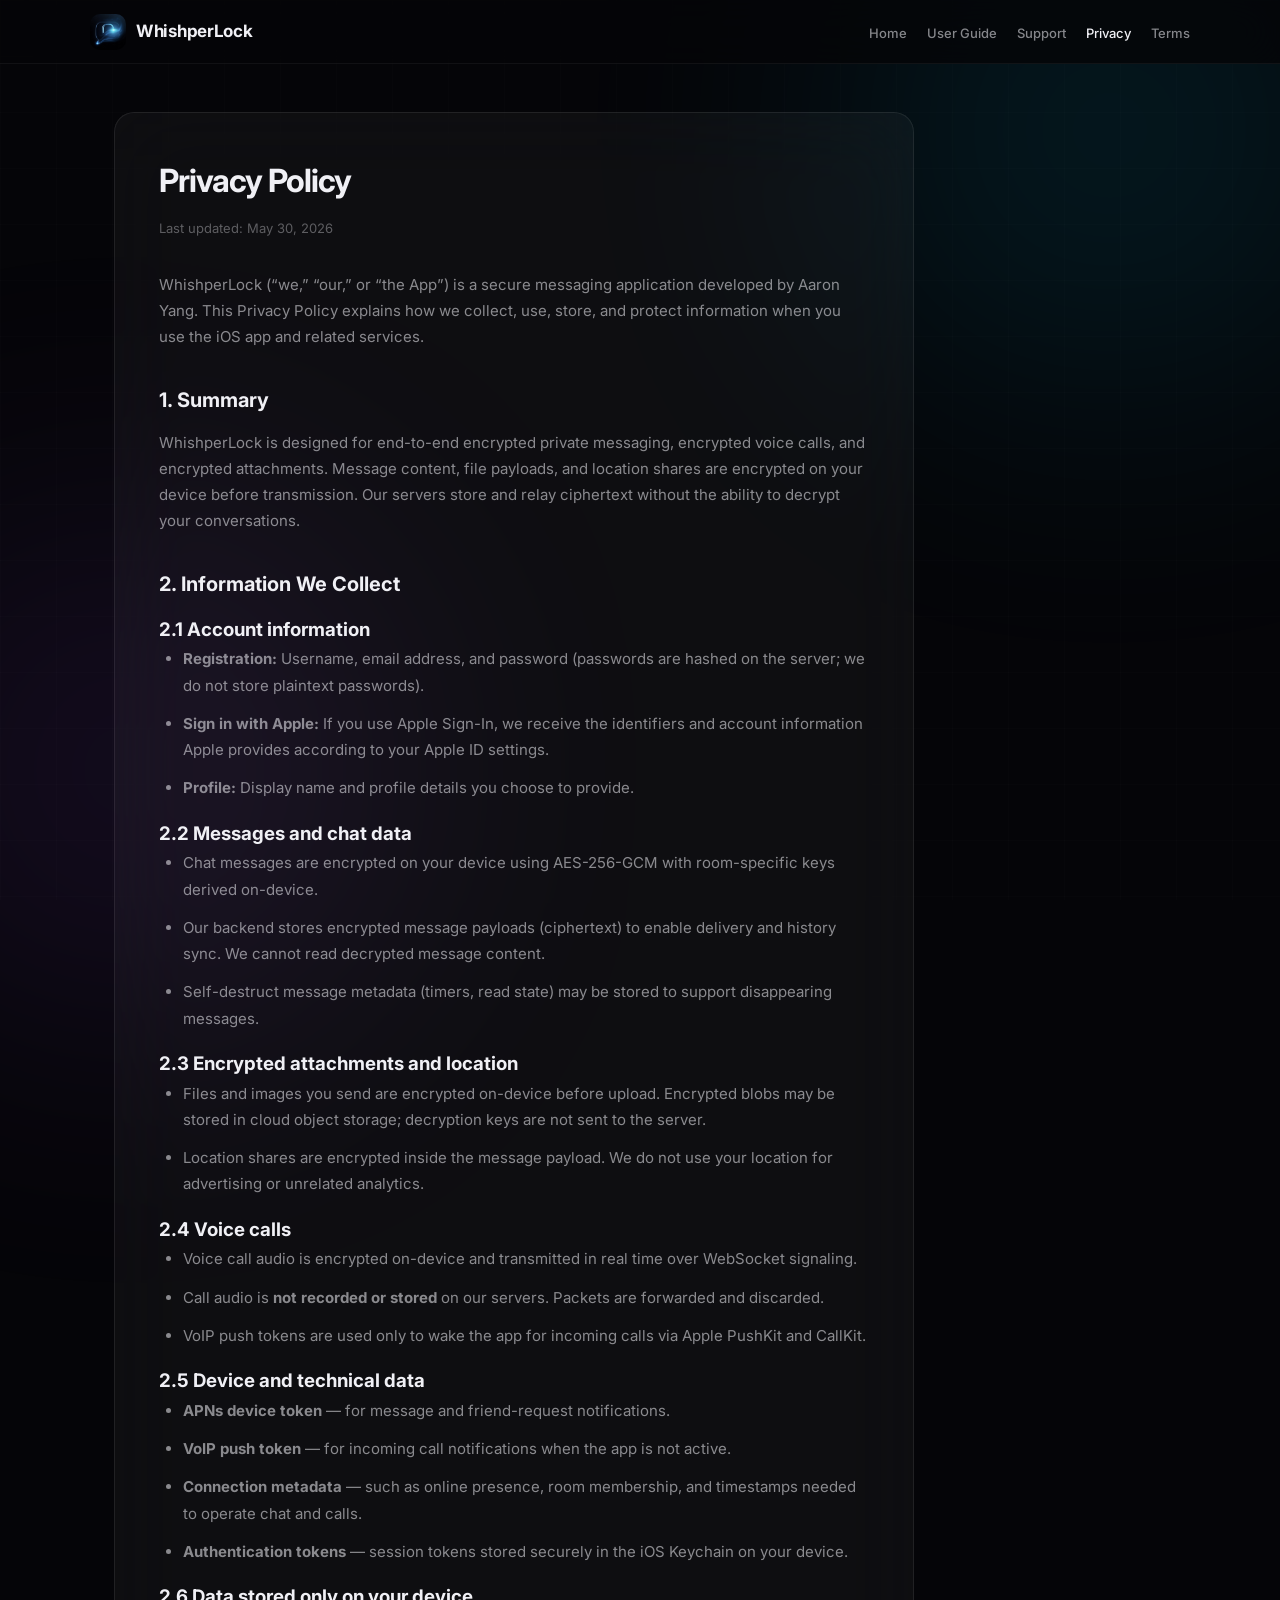
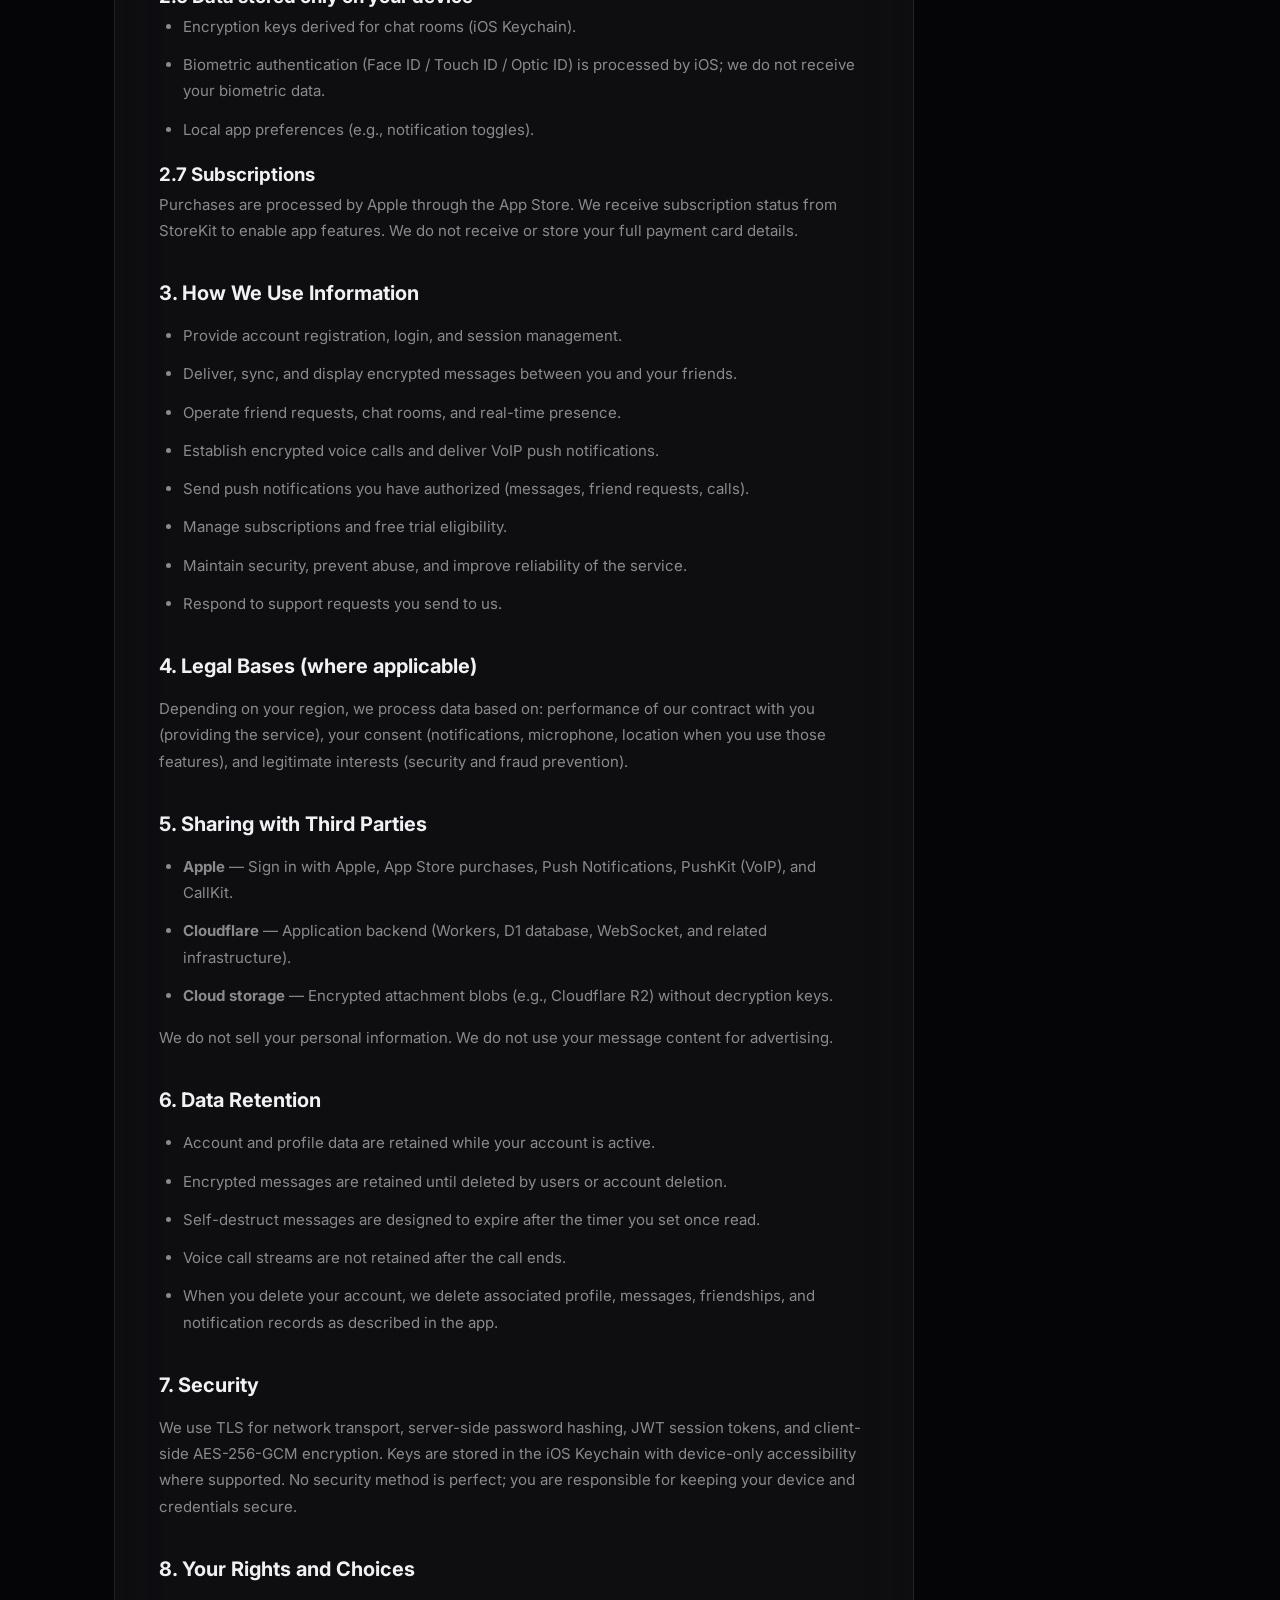
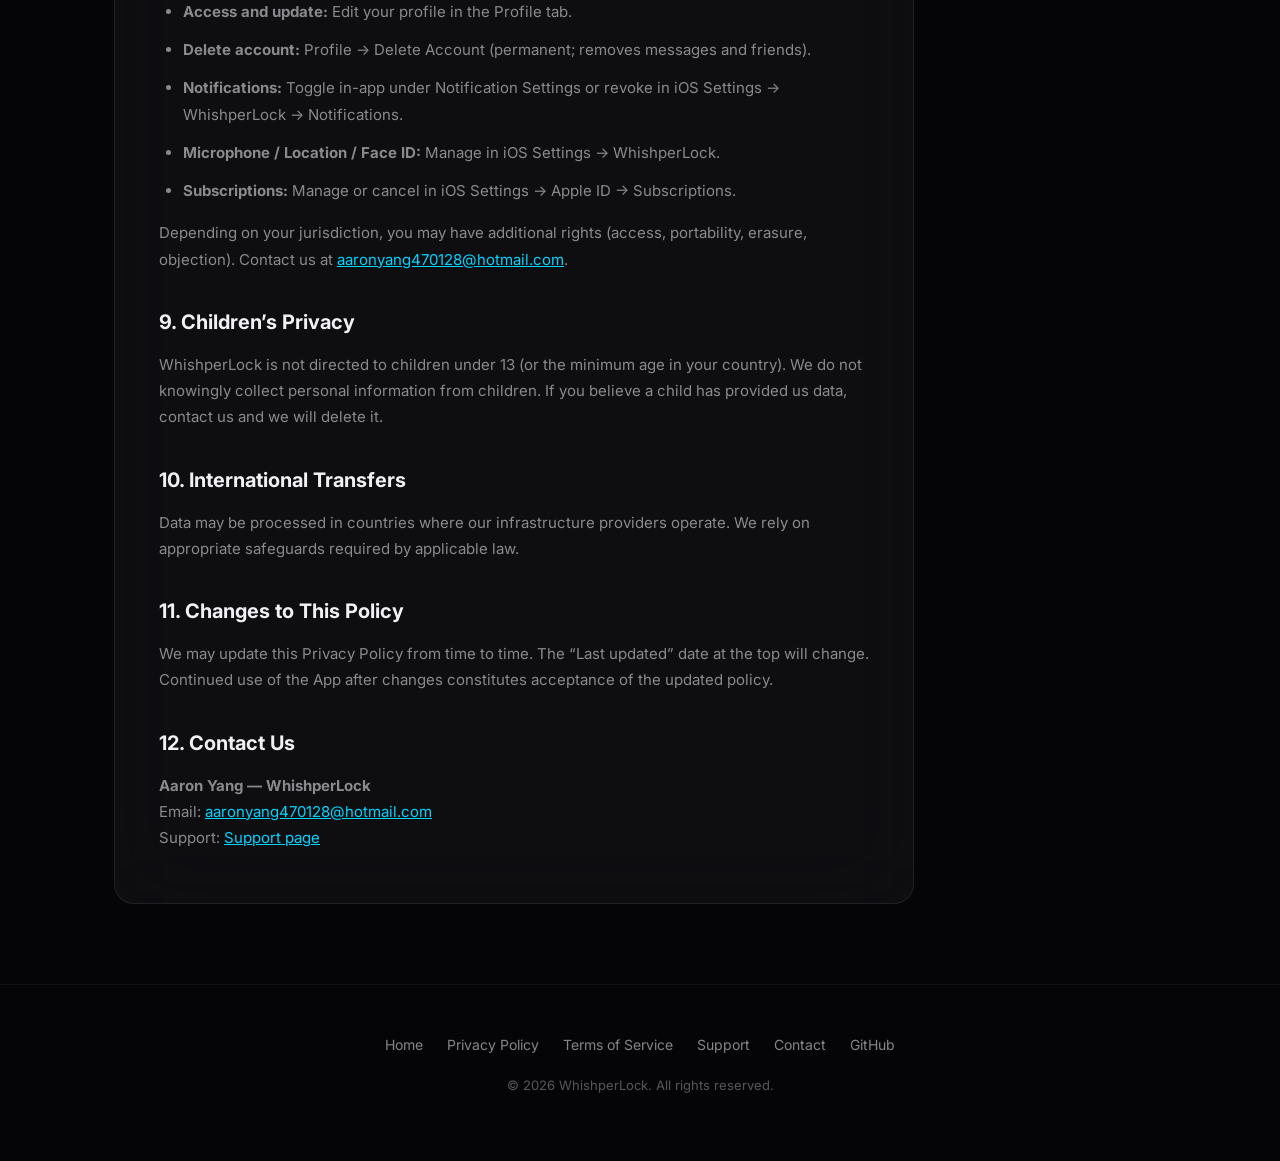
<file: docs/privacy-policy.html>
<!DOCTYPE html>
<html lang="en">
<head>
    <meta charset="UTF-8">
    <meta name="viewport" content="width=device-width, initial-scale=1.0">
    <title>Privacy Policy — WhishperLock</title>
    <link rel="icon" href="assets/logo.png" type="image/png">
    <link rel="stylesheet" href="css/site.css">
</head>
<body>
<div class="bg-grid"></div>
<div class="bg-glow bg-glow-1"></div>
<div class="bg-glow bg-glow-2"></div>

<nav>
    <div class="nav-inner">
        <a href="index.html" class="logo"><img src="assets/logo.png" alt="WhishperLock" class="logo-icon" width="36" height="36"> WhishperLock</a>
        <ul class="nav-links">
            <li><a href="index.html">Home</a></li>
            <li><a href="index.html#guide">User Guide</a></li>
            <li><a href="support.html">Support</a></li>
            <li><a href="privacy-policy.html" class="active">Privacy</a></li>
            <li><a href="terms-of-service.html">Terms</a></li>
        </ul>
    </div>
</nav>

<main class="page-wrap">
    <article class="glass legal-content">
        <h1>Privacy Policy</h1>
        <p class="updated">Last updated: May 30, 2026</p>

        <p>WhishperLock (“we,” “our,” or “the App”) is a secure messaging application developed by Aaron Yang. This Privacy Policy explains how we collect, use, store, and protect information when you use the iOS app and related services.</p>

        <h2>1. Summary</h2>
        <p>WhishperLock is designed for end-to-end encrypted private messaging, encrypted voice calls, and encrypted attachments. Message content, file payloads, and location shares are encrypted on your device before transmission. Our servers store and relay ciphertext without the ability to decrypt your conversations.</p>

        <h2>2. Information We Collect</h2>

        <h3>2.1 Account information</h3>
        <ul>
            <li><strong>Registration:</strong> Username, email address, and password (passwords are hashed on the server; we do not store plaintext passwords).</li>
            <li><strong>Sign in with Apple:</strong> If you use Apple Sign-In, we receive the identifiers and account information Apple provides according to your Apple ID settings.</li>
            <li><strong>Profile:</strong> Display name and profile details you choose to provide.</li>
        </ul>

        <h3>2.2 Messages and chat data</h3>
        <ul>
            <li>Chat messages are encrypted on your device using AES-256-GCM with room-specific keys derived on-device.</li>
            <li>Our backend stores encrypted message payloads (ciphertext) to enable delivery and history sync. We cannot read decrypted message content.</li>
            <li>Self-destruct message metadata (timers, read state) may be stored to support disappearing messages.</li>
        </ul>

        <h3>2.3 Encrypted attachments and location</h3>
        <ul>
            <li>Files and images you send are encrypted on-device before upload. Encrypted blobs may be stored in cloud object storage; decryption keys are not sent to the server.</li>
            <li>Location shares are encrypted inside the message payload. We do not use your location for advertising or unrelated analytics.</li>
        </ul>

        <h3>2.4 Voice calls</h3>
        <ul>
            <li>Voice call audio is encrypted on-device and transmitted in real time over WebSocket signaling.</li>
            <li>Call audio is <strong>not recorded or stored</strong> on our servers. Packets are forwarded and discarded.</li>
            <li>VoIP push tokens are used only to wake the app for incoming calls via Apple PushKit and CallKit.</li>
        </ul>

        <h3>2.5 Device and technical data</h3>
        <ul>
            <li><strong>APNs device token</strong> — for message and friend-request notifications.</li>
            <li><strong>VoIP push token</strong> — for incoming call notifications when the app is not active.</li>
            <li><strong>Connection metadata</strong> — such as online presence, room membership, and timestamps needed to operate chat and calls.</li>
            <li><strong>Authentication tokens</strong> — session tokens stored securely in the iOS Keychain on your device.</li>
        </ul>

        <h3>2.6 Data stored only on your device</h3>
        <ul>
            <li>Encryption keys derived for chat rooms (iOS Keychain).</li>
            <li>Biometric authentication (Face ID / Touch ID / Optic ID) is processed by iOS; we do not receive your biometric data.</li>
            <li>Local app preferences (e.g., notification toggles).</li>
        </ul>

        <h3>2.7 Subscriptions</h3>
        <p>Purchases are processed by Apple through the App Store. We receive subscription status from StoreKit to enable app features. We do not receive or store your full payment card details.</p>

        <h2>3. How We Use Information</h2>
        <ul>
            <li>Provide account registration, login, and session management.</li>
            <li>Deliver, sync, and display encrypted messages between you and your friends.</li>
            <li>Operate friend requests, chat rooms, and real-time presence.</li>
            <li>Establish encrypted voice calls and deliver VoIP push notifications.</li>
            <li>Send push notifications you have authorized (messages, friend requests, calls).</li>
            <li>Manage subscriptions and free trial eligibility.</li>
            <li>Maintain security, prevent abuse, and improve reliability of the service.</li>
            <li>Respond to support requests you send to us.</li>
        </ul>

        <h2>4. Legal Bases (where applicable)</h2>
        <p>Depending on your region, we process data based on: performance of our contract with you (providing the service), your consent (notifications, microphone, location when you use those features), and legitimate interests (security and fraud prevention).</p>

        <h2>5. Sharing with Third Parties</h2>
        <ul>
            <li><strong>Apple</strong> — Sign in with Apple, App Store purchases, Push Notifications, PushKit (VoIP), and CallKit.</li>
            <li><strong>Cloudflare</strong> — Application backend (Workers, D1 database, WebSocket, and related infrastructure).</li>
            <li><strong>Cloud storage</strong> — Encrypted attachment blobs (e.g., Cloudflare R2) without decryption keys.</li>
        </ul>
        <p>We do not sell your personal information. We do not use your message content for advertising.</p>

        <h2>6. Data Retention</h2>
        <ul>
            <li>Account and profile data are retained while your account is active.</li>
            <li>Encrypted messages are retained until deleted by users or account deletion.</li>
            <li>Self-destruct messages are designed to expire after the timer you set once read.</li>
            <li>Voice call streams are not retained after the call ends.</li>
            <li>When you delete your account, we delete associated profile, messages, friendships, and notification records as described in the app.</li>
        </ul>

        <h2>7. Security</h2>
        <p>We use TLS for network transport, server-side password hashing, JWT session tokens, and client-side AES-256-GCM encryption. Keys are stored in the iOS Keychain with device-only accessibility where supported. No security method is perfect; you are responsible for keeping your device and credentials secure.</p>

        <h2>8. Your Rights and Choices</h2>
        <ul>
            <li><strong>Access and update:</strong> Edit your profile in the Profile tab.</li>
            <li><strong>Delete account:</strong> Profile → Delete Account (permanent; removes messages and friends).</li>
            <li><strong>Notifications:</strong> Toggle in-app under Notification Settings or revoke in iOS Settings → WhishperLock → Notifications.</li>
            <li><strong>Microphone / Location / Face ID:</strong> Manage in iOS Settings → WhishperLock.</li>
            <li><strong>Subscriptions:</strong> Manage or cancel in iOS Settings → Apple ID → Subscriptions.</li>
        </ul>
        <p>Depending on your jurisdiction, you may have additional rights (access, portability, erasure, objection). Contact us at <a href="mailto:aaronyang470128@hotmail.com">aaronyang470128@hotmail.com</a>.</p>

        <h2>9. Children’s Privacy</h2>
        <p>WhishperLock is not directed to children under 13 (or the minimum age in your country). We do not knowingly collect personal information from children. If you believe a child has provided us data, contact us and we will delete it.</p>

        <h2>10. International Transfers</h2>
        <p>Data may be processed in countries where our infrastructure providers operate. We rely on appropriate safeguards required by applicable law.</p>

        <h2>11. Changes to This Policy</h2>
        <p>We may update this Privacy Policy from time to time. The “Last updated” date at the top will change. Continued use of the App after changes constitutes acceptance of the updated policy.</p>

        <h2>12. Contact Us</h2>
        <p>
            <strong>Aaron Yang — WhishperLock</strong><br>
            Email: <a href="mailto:aaronyang470128@hotmail.com">aaronyang470128@hotmail.com</a><br>
            Support: <a href="support.html">Support page</a>
        </p>
    </article>
</main>

<footer>
    <div class="footer-links">
        <a href="index.html">Home</a>
        <a href="privacy-policy.html">Privacy Policy</a>
        <a href="terms-of-service.html">Terms of Service</a>
        <a href="support.html">Support</a>
        <a href="mailto:aaronyang470128@hotmail.com">Contact</a>
        <a href="https://github.com/AaronYang47/WhishperLock">GitHub</a>
    </div>
    <p>&copy; 2026 WhishperLock. All rights reserved.</p>
</footer>
</body>
</html>
</file>
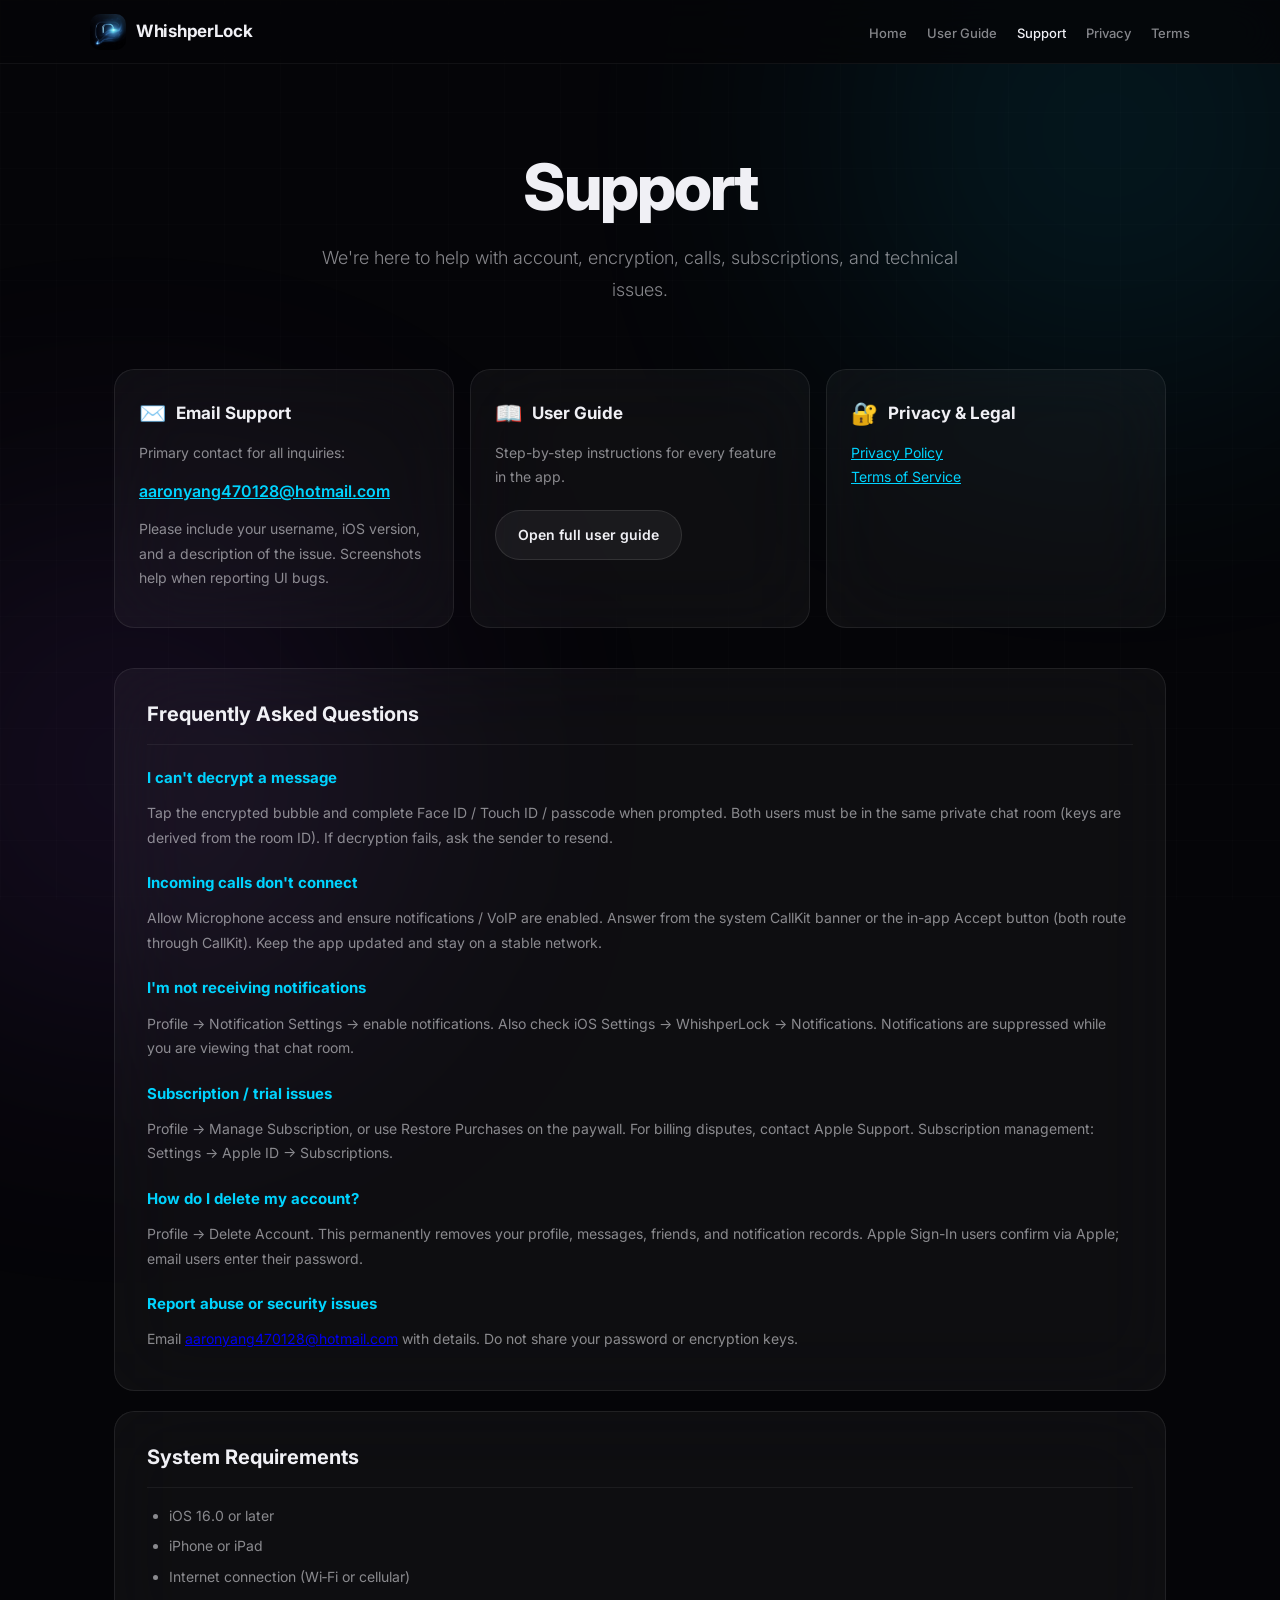
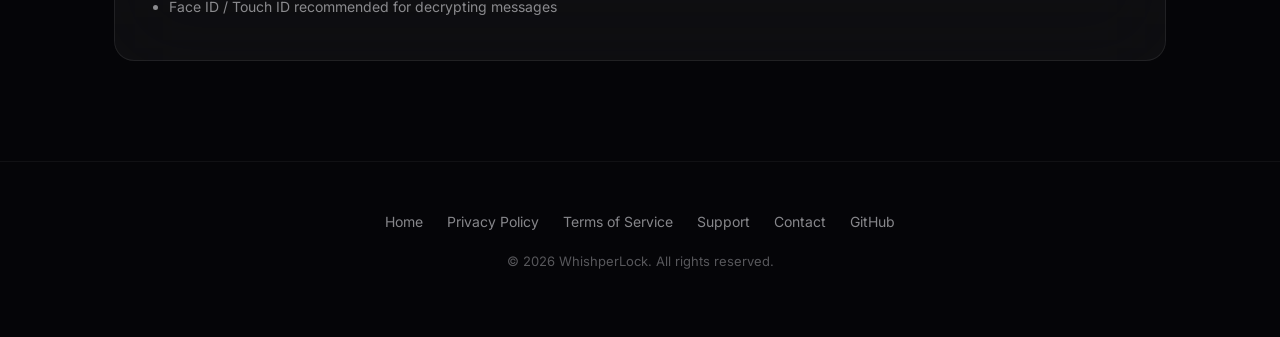
<file: docs/support.html>
<!DOCTYPE html>
<html lang="en">
<head>
    <meta charset="UTF-8">
    <meta name="viewport" content="width=device-width, initial-scale=1.0">
    <title>Support — WhishperLock</title>
    <link rel="icon" href="assets/logo.png" type="image/png">
    <link rel="stylesheet" href="css/site.css">
</head>
<body>
<div class="bg-grid"></div>
<div class="bg-glow bg-glow-1"></div>
<div class="bg-glow bg-glow-2"></div>

<nav>
    <div class="nav-inner">
        <a href="index.html" class="logo"><img src="assets/logo.png" alt="WhishperLock" class="logo-icon" width="36" height="36"> WhishperLock</a>
        <ul class="nav-links">
            <li><a href="index.html">Home</a></li>
            <li><a href="index.html#guide">User Guide</a></li>
            <li><a href="support.html" class="active">Support</a></li>
            <li><a href="privacy-policy.html">Privacy</a></li>
            <li><a href="terms-of-service.html">Terms</a></li>
        </ul>
    </div>
</nav>

<main class="page-wrap">
    <section class="hero" style="padding-bottom: 32px;">
        <h1>Support</h1>
        <p class="lead">We're here to help with account, encryption, calls, subscriptions, and technical issues.</p>
    </section>

    <div class="guide-grid" style="margin-bottom: 40px;">
        <div class="glass guide-card">
            <h3><span class="icon">✉️</span> Email Support</h3>
            <p>Primary contact for all inquiries:</p>
            <p><a href="mailto:aaronyang470128@hotmail.com" style="color: var(--accent-cyan); font-weight: 600; font-size: 16px;">aaronyang470128@hotmail.com</a></p>
            <p>Please include your username, iOS version, and a description of the issue. Screenshots help when reporting UI bugs.</p>
        </div>
        <div class="glass guide-card">
            <h3><span class="icon">📖</span> User Guide</h3>
            <p>Step-by-step instructions for every feature in the app.</p>
            <p><a href="index.html#guide" class="btn btn-ghost" style="margin-top: 8px;">Open full user guide</a></p>
        </div>
        <div class="glass guide-card">
            <h3><span class="icon">🔐</span> Privacy &amp; Legal</h3>
            <p><a href="privacy-policy.html" style="color: var(--accent-cyan);">Privacy Policy</a><br>
            <a href="terms-of-service.html" style="color: var(--accent-cyan);">Terms of Service</a></p>
        </div>
    </div>

    <div class="glass detail-block">
        <h3>Frequently Asked Questions</h3>

        <h4>I can't decrypt a message</h4>
        <p>Tap the encrypted bubble and complete Face ID / Touch ID / passcode when prompted. Both users must be in the same private chat room (keys are derived from the room ID). If decryption fails, ask the sender to resend.</p>

        <h4>Incoming calls don't connect</h4>
        <p>Allow Microphone access and ensure notifications / VoIP are enabled. Answer from the system CallKit banner or the in-app Accept button (both route through CallKit). Keep the app updated and stay on a stable network.</p>

        <h4>I'm not receiving notifications</h4>
        <p>Profile → Notification Settings → enable notifications. Also check iOS Settings → WhishperLock → Notifications. Notifications are suppressed while you are viewing that chat room.</p>

        <h4>Subscription / trial issues</h4>
        <p>Profile → Manage Subscription, or use Restore Purchases on the paywall. For billing disputes, contact Apple Support. Subscription management: Settings → Apple ID → Subscriptions.</p>

        <h4>How do I delete my account?</h4>
        <p>Profile → Delete Account. This permanently removes your profile, messages, friends, and notification records. Apple Sign-In users confirm via Apple; email users enter their password.</p>

        <h4>Report abuse or security issues</h4>
        <p>Email <a href="mailto:aaronyang470128@hotmail.com">aaronyang470128@hotmail.com</a> with details. Do not share your password or encryption keys.</p>
    </div>

    <div class="glass detail-block">
        <h3>System Requirements</h3>
        <ul>
            <li>iOS 16.0 or later</li>
            <li>iPhone or iPad</li>
            <li>Internet connection (Wi‑Fi or cellular)</li>
            <li>Face ID / Touch ID recommended for decrypting messages</li>
        </ul>
    </div>
</main>

<footer>
    <div class="footer-links">
        <a href="index.html">Home</a>
        <a href="privacy-policy.html">Privacy Policy</a>
        <a href="terms-of-service.html">Terms of Service</a>
        <a href="support.html">Support</a>
        <a href="mailto:aaronyang470128@hotmail.com">Contact</a>
        <a href="https://github.com/AaronYang47/WhishperLock">GitHub</a>
    </div>
    <p>&copy; 2026 WhishperLock. All rights reserved.</p>
</footer>
</body>
</html>
</file>
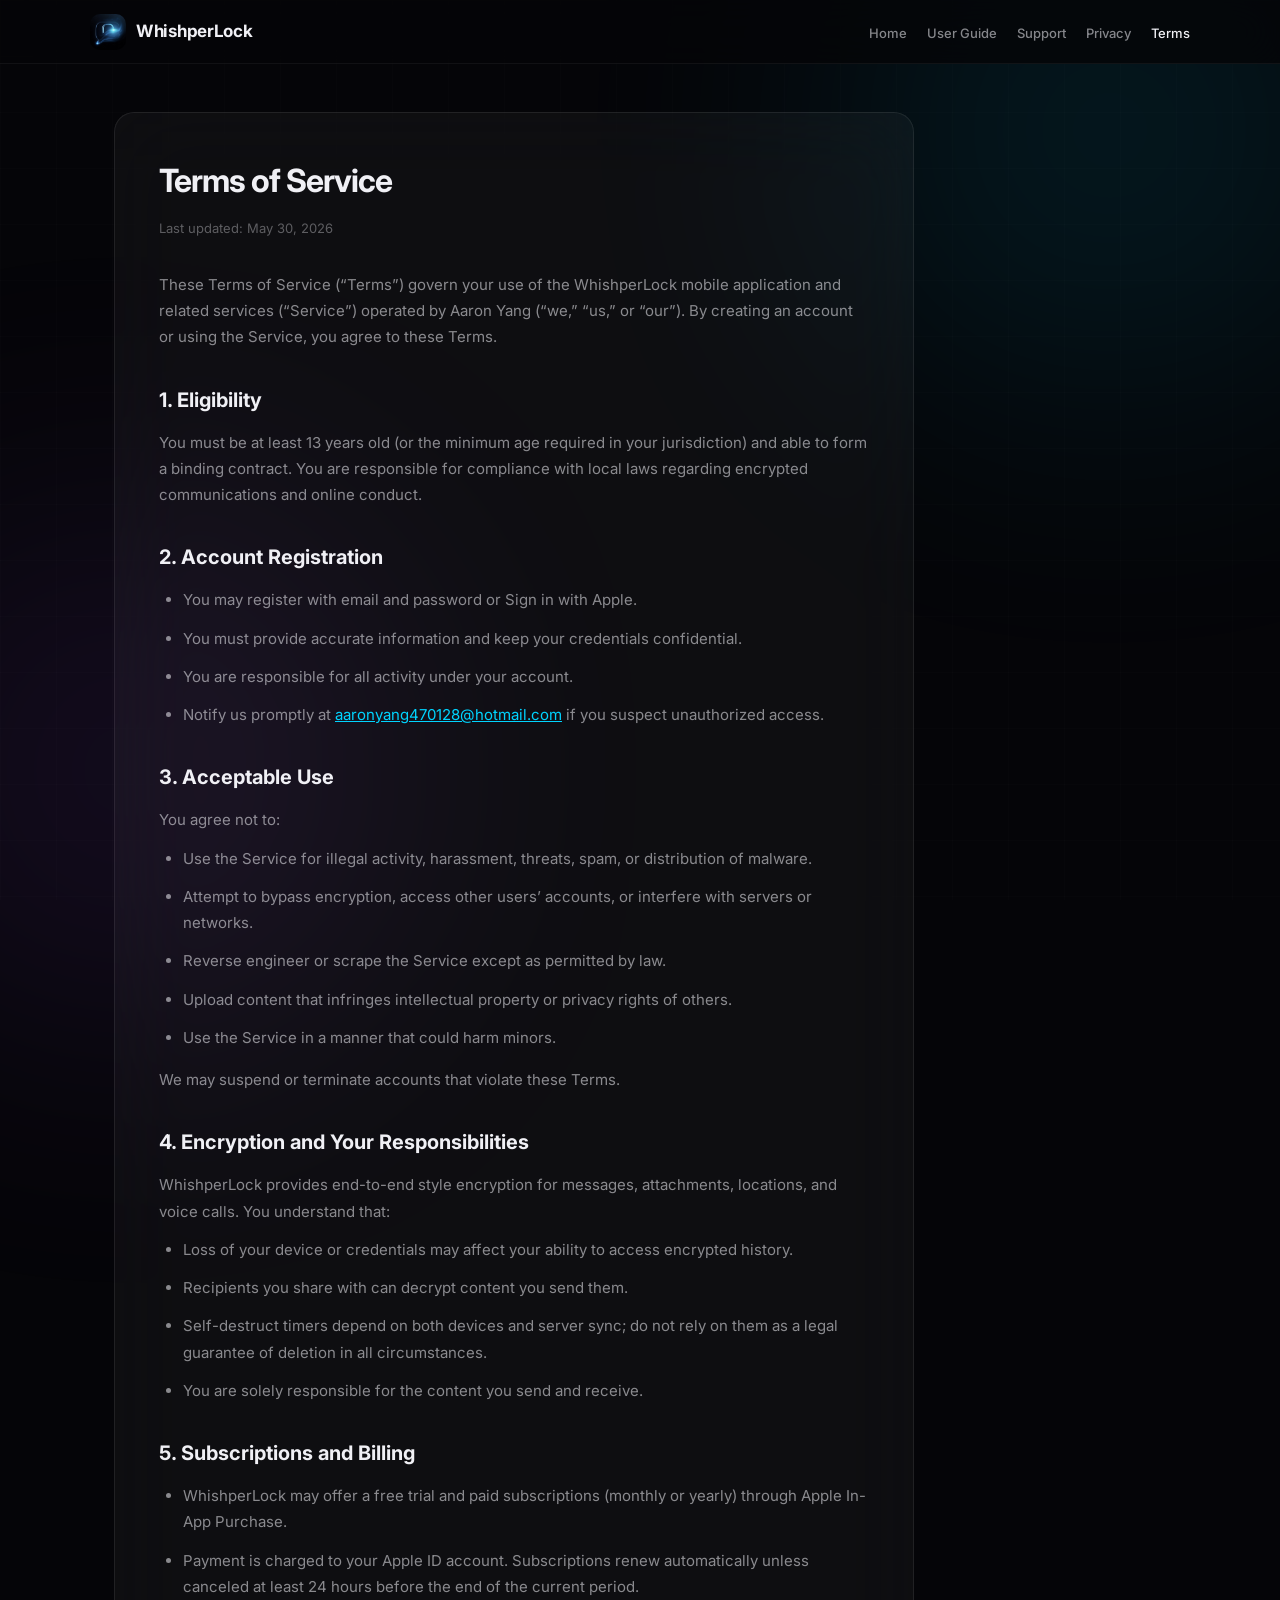
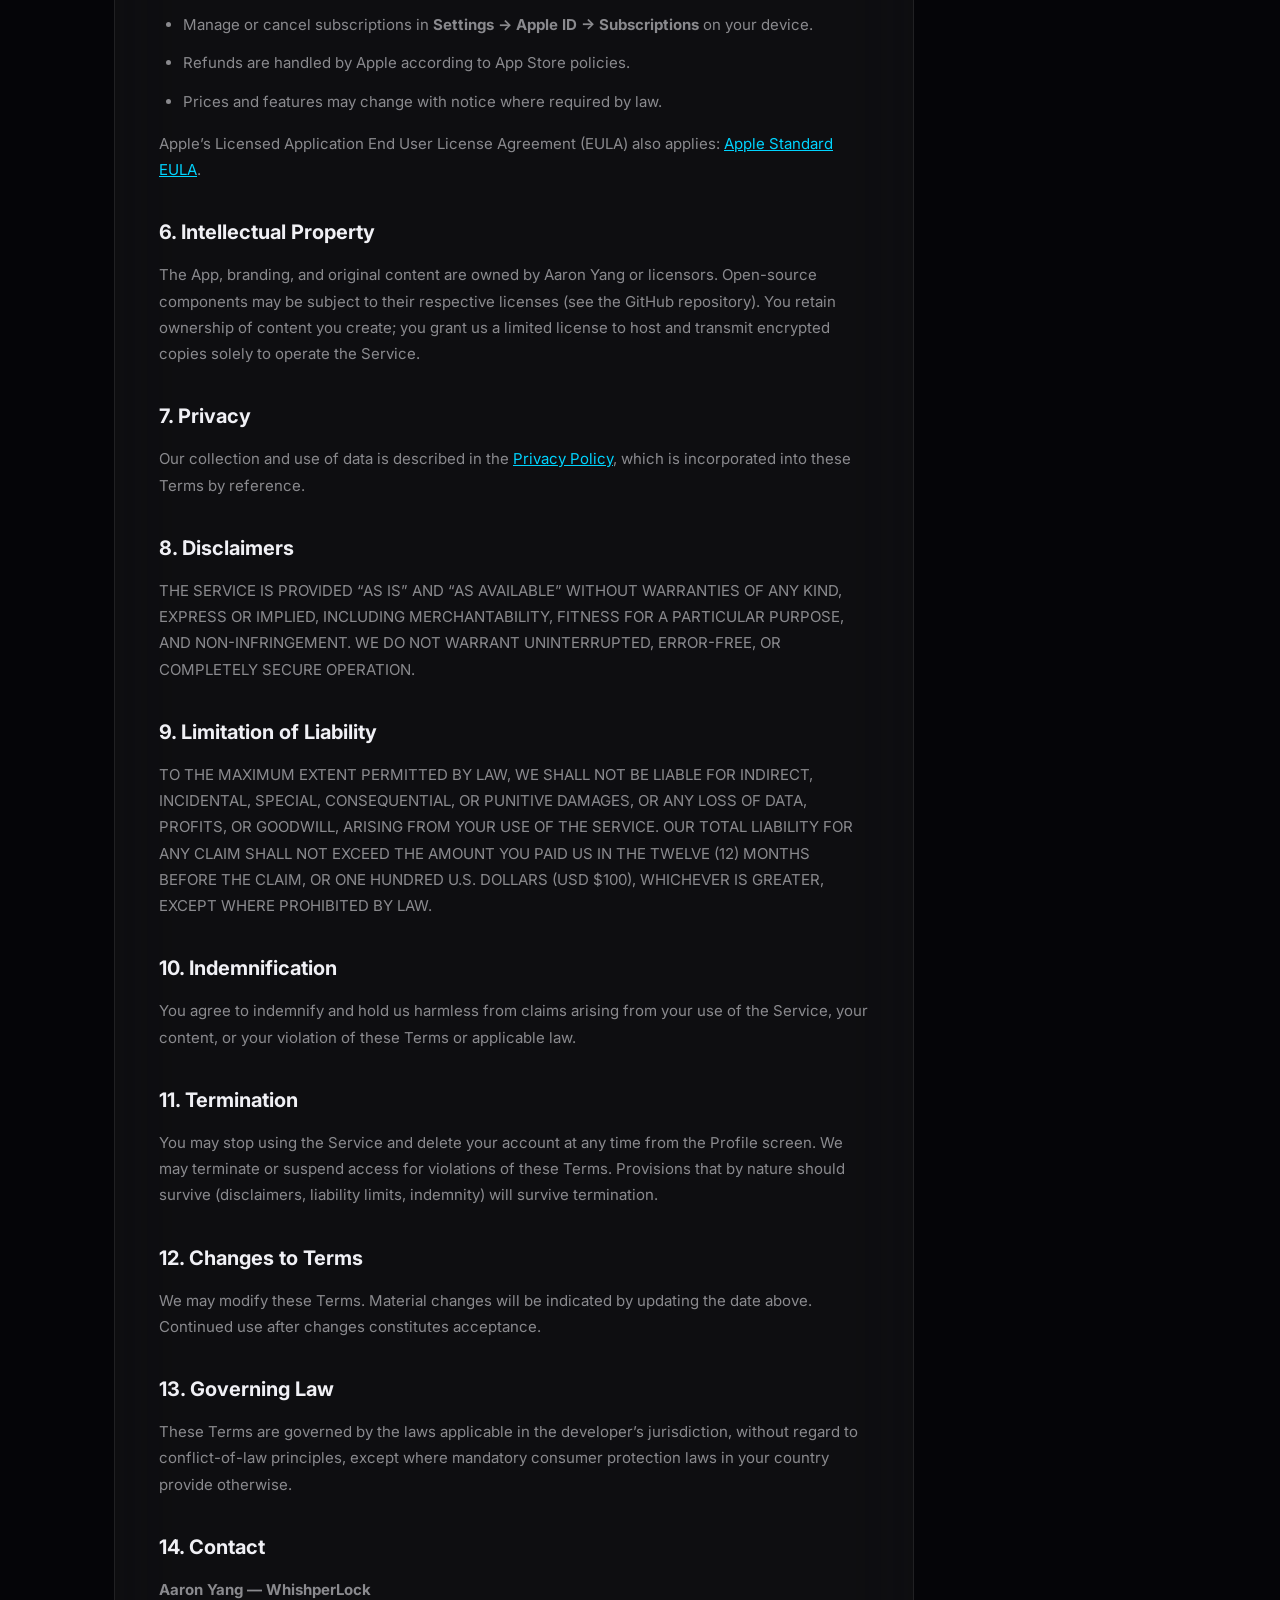
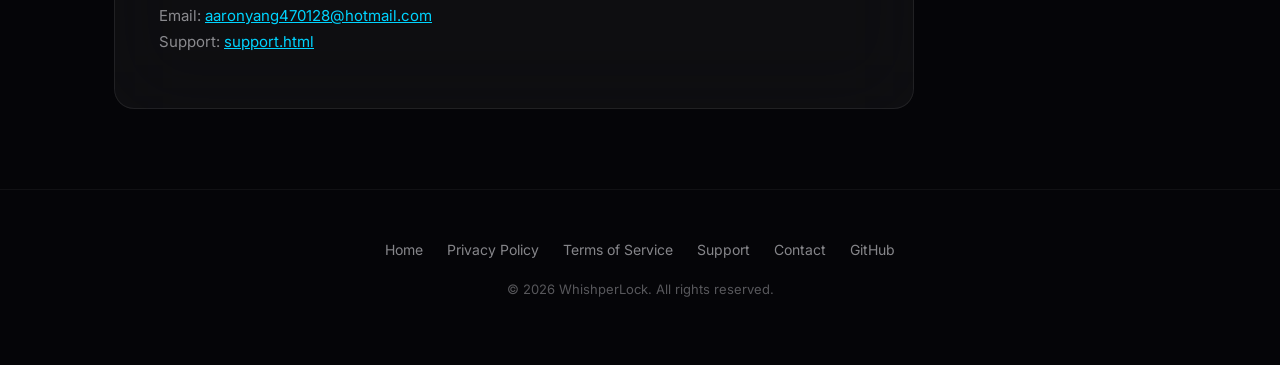
<file: docs/terms-of-service.html>
<!DOCTYPE html>
<html lang="en">
<head>
    <meta charset="UTF-8">
    <meta name="viewport" content="width=device-width, initial-scale=1.0">
    <title>Terms of Service — WhishperLock</title>
    <link rel="icon" href="assets/logo.png" type="image/png">
    <link rel="stylesheet" href="css/site.css">
</head>
<body>
<div class="bg-grid"></div>
<div class="bg-glow bg-glow-1"></div>
<div class="bg-glow bg-glow-2"></div>

<nav>
    <div class="nav-inner">
        <a href="index.html" class="logo"><img src="assets/logo.png" alt="WhishperLock" class="logo-icon" width="36" height="36"> WhishperLock</a>
        <ul class="nav-links">
            <li><a href="index.html">Home</a></li>
            <li><a href="index.html#guide">User Guide</a></li>
            <li><a href="support.html">Support</a></li>
            <li><a href="privacy-policy.html">Privacy</a></li>
            <li><a href="terms-of-service.html" class="active">Terms</a></li>
        </ul>
    </div>
</nav>

<main class="page-wrap">
    <article class="glass legal-content">
        <h1>Terms of Service</h1>
        <p class="updated">Last updated: May 30, 2026</p>

        <p>These Terms of Service (“Terms”) govern your use of the WhishperLock mobile application and related services (“Service”) operated by Aaron Yang (“we,” “us,” or “our”). By creating an account or using the Service, you agree to these Terms.</p>

        <h2>1. Eligibility</h2>
        <p>You must be at least 13 years old (or the minimum age required in your jurisdiction) and able to form a binding contract. You are responsible for compliance with local laws regarding encrypted communications and online conduct.</p>

        <h2>2. Account Registration</h2>
        <ul>
            <li>You may register with email and password or Sign in with Apple.</li>
            <li>You must provide accurate information and keep your credentials confidential.</li>
            <li>You are responsible for all activity under your account.</li>
            <li>Notify us promptly at <a href="mailto:aaronyang470128@hotmail.com">aaronyang470128@hotmail.com</a> if you suspect unauthorized access.</li>
        </ul>

        <h2>3. Acceptable Use</h2>
        <p>You agree not to:</p>
        <ul>
            <li>Use the Service for illegal activity, harassment, threats, spam, or distribution of malware.</li>
            <li>Attempt to bypass encryption, access other users’ accounts, or interfere with servers or networks.</li>
            <li>Reverse engineer or scrape the Service except as permitted by law.</li>
            <li>Upload content that infringes intellectual property or privacy rights of others.</li>
            <li>Use the Service in a manner that could harm minors.</li>
        </ul>
        <p>We may suspend or terminate accounts that violate these Terms.</p>

        <h2>4. Encryption and Your Responsibilities</h2>
        <p>WhishperLock provides end-to-end style encryption for messages, attachments, locations, and voice calls. You understand that:</p>
        <ul>
            <li>Loss of your device or credentials may affect your ability to access encrypted history.</li>
            <li>Recipients you share with can decrypt content you send them.</li>
            <li>Self-destruct timers depend on both devices and server sync; do not rely on them as a legal guarantee of deletion in all circumstances.</li>
            <li>You are solely responsible for the content you send and receive.</li>
        </ul>

        <h2>5. Subscriptions and Billing</h2>
        <ul>
            <li>WhishperLock may offer a free trial and paid subscriptions (monthly or yearly) through Apple In-App Purchase.</li>
            <li>Payment is charged to your Apple ID account. Subscriptions renew automatically unless canceled at least 24 hours before the end of the current period.</li>
            <li>Manage or cancel subscriptions in <strong>Settings → Apple ID → Subscriptions</strong> on your device.</li>
            <li>Refunds are handled by Apple according to App Store policies.</li>
            <li>Prices and features may change with notice where required by law.</li>
        </ul>
        <p>Apple’s Licensed Application End User License Agreement (EULA) also applies: <a href="https://www.apple.com/legal/internet-services/itunes/dev/stdeula/" target="_blank" rel="noopener">Apple Standard EULA</a>.</p>

        <h2>6. Intellectual Property</h2>
        <p>The App, branding, and original content are owned by Aaron Yang or licensors. Open-source components may be subject to their respective licenses (see the GitHub repository). You retain ownership of content you create; you grant us a limited license to host and transmit encrypted copies solely to operate the Service.</p>

        <h2>7. Privacy</h2>
        <p>Our collection and use of data is described in the <a href="privacy-policy.html">Privacy Policy</a>, which is incorporated into these Terms by reference.</p>

        <h2>8. Disclaimers</h2>
        <p>THE SERVICE IS PROVIDED “AS IS” AND “AS AVAILABLE” WITHOUT WARRANTIES OF ANY KIND, EXPRESS OR IMPLIED, INCLUDING MERCHANTABILITY, FITNESS FOR A PARTICULAR PURPOSE, AND NON-INFRINGEMENT. WE DO NOT WARRANT UNINTERRUPTED, ERROR-FREE, OR COMPLETELY SECURE OPERATION.</p>

        <h2>9. Limitation of Liability</h2>
        <p>TO THE MAXIMUM EXTENT PERMITTED BY LAW, WE SHALL NOT BE LIABLE FOR INDIRECT, INCIDENTAL, SPECIAL, CONSEQUENTIAL, OR PUNITIVE DAMAGES, OR ANY LOSS OF DATA, PROFITS, OR GOODWILL, ARISING FROM YOUR USE OF THE SERVICE. OUR TOTAL LIABILITY FOR ANY CLAIM SHALL NOT EXCEED THE AMOUNT YOU PAID US IN THE TWELVE (12) MONTHS BEFORE THE CLAIM, OR ONE HUNDRED U.S. DOLLARS (USD $100), WHICHEVER IS GREATER, EXCEPT WHERE PROHIBITED BY LAW.</p>

        <h2>10. Indemnification</h2>
        <p>You agree to indemnify and hold us harmless from claims arising from your use of the Service, your content, or your violation of these Terms or applicable law.</p>

        <h2>11. Termination</h2>
        <p>You may stop using the Service and delete your account at any time from the Profile screen. We may terminate or suspend access for violations of these Terms. Provisions that by nature should survive (disclaimers, liability limits, indemnity) will survive termination.</p>

        <h2>12. Changes to Terms</h2>
        <p>We may modify these Terms. Material changes will be indicated by updating the date above. Continued use after changes constitutes acceptance.</p>

        <h2>13. Governing Law</h2>
        <p>These Terms are governed by the laws applicable in the developer’s jurisdiction, without regard to conflict-of-law principles, except where mandatory consumer protection laws in your country provide otherwise.</p>

        <h2>14. Contact</h2>
        <p>
            <strong>Aaron Yang — WhishperLock</strong><br>
            Email: <a href="mailto:aaronyang470128@hotmail.com">aaronyang470128@hotmail.com</a><br>
            Support: <a href="support.html">support.html</a>
        </p>
    </article>
</main>

<footer>
    <div class="footer-links">
        <a href="index.html">Home</a>
        <a href="privacy-policy.html">Privacy Policy</a>
        <a href="terms-of-service.html">Terms of Service</a>
        <a href="support.html">Support</a>
        <a href="mailto:aaronyang470128@hotmail.com">Contact</a>
        <a href="https://github.com/AaronYang47/WhishperLock">GitHub</a>
    </div>
    <p>&copy; 2026 WhishperLock. All rights reserved.</p>
</footer>
</body>
</html>
</file>
<file: docs/css/site.css>
@import url('https://fonts.googleapis.com/css2?family=Inter:wght@300;400;500;600;700;800&family=JetBrains+Mono:wght@400;500&display=swap');

:root {
    --bg-primary: #050508;
    --glass-bg: rgba(255, 255, 255, 0.04);
    --glass-border: rgba(255, 255, 255, 0.08);
    --text-primary: #f0f0f5;
    --text-secondary: rgba(240, 240, 245, 0.55);
    --text-muted: rgba(240, 240, 245, 0.35);
    --accent-cyan: #00d4ff;
    --accent-purple: #a855f7;
    --accent-green: #22c55e;
    --accent-blue: #3b82f6;
    --accent-red: #ef4444;
    --radius-lg: 20px;
    --radius-md: 14px;
    --radius-sm: 10px;
    --nav-height: 64px;
}

* { margin: 0; padding: 0; box-sizing: border-box; }
html { scroll-behavior: smooth; }

body {
    font-family: 'Inter', -apple-system, BlinkMacSystemFont, sans-serif;
    background: var(--bg-primary);
    color: var(--text-primary);
    line-height: 1.75;
    overflow-x: hidden;
}

.bg-grid {
    position: fixed; inset: 0;
    background-image:
        linear-gradient(rgba(255,255,255,0.012) 1px, transparent 1px),
        linear-gradient(90deg, rgba(255,255,255,0.012) 1px, transparent 1px);
    background-size: 56px 56px;
    pointer-events: none;
    z-index: 0;
}

.bg-glow {
    position: fixed;
    width: 500px; height: 500px;
    border-radius: 50%;
    filter: blur(140px);
    opacity: 0.12;
    pointer-events: none;
    z-index: 0;
}
.bg-glow-1 { top: -120px; right: -80px; background: var(--accent-cyan); }
.bg-glow-2 { bottom: -120px; left: -120px; background: var(--accent-purple); }

.glass {
    background: var(--glass-bg);
    border: 1px solid var(--glass-border);
    border-radius: var(--radius-lg);
    backdrop-filter: blur(40px);
    -webkit-backdrop-filter: blur(40px);
}

.glass-sm {
    background: rgba(255,255,255,0.03);
    border: 1px solid rgba(255,255,255,0.06);
    border-radius: var(--radius-md);
    backdrop-filter: blur(30px);
    -webkit-backdrop-filter: blur(30px);
}

/* Nav */
nav {
    position: fixed; top: 0; left: 0; right: 0;
    z-index: 200;
    height: var(--nav-height);
    padding: 0 24px;
    background: rgba(5, 5, 8, 0.82);
    backdrop-filter: blur(24px);
    -webkit-backdrop-filter: blur(24px);
    border-bottom: 1px solid rgba(255,255,255,0.05);
}

.nav-inner {
    max-width: 1100px;
    margin: 0 auto;
    height: 100%;
    display: flex;
    align-items: center;
    justify-content: space-between;
    gap: 16px;
}

.logo {
    display: flex;
    align-items: center;
    gap: 10px;
    text-decoration: none;
    color: var(--text-primary);
    font-weight: 700;
    font-size: 17px;
    letter-spacing: -0.3px;
    flex-shrink: 0;
}

.logo-icon {
    width: 36px;
    height: 36px;
    border-radius: 10px;
    object-fit: contain;
    flex-shrink: 0;
    display: block;
}

.nav-links {
    display: flex;
    flex-wrap: wrap;
    gap: 6px 20px;
    list-style: none;
    justify-content: flex-end;
}

.nav-links a {
    color: var(--text-secondary);
    text-decoration: none;
    font-size: 13px;
    font-weight: 500;
    transition: color 0.2s;
}
.nav-links a:hover, .nav-links a.active { color: var(--text-primary); }

/* Layout */
main, .page-wrap {
    position: relative;
    z-index: 1;
    max-width: 1100px;
    margin: 0 auto;
    padding: calc(var(--nav-height) + 48px) 24px 80px;
}

.hero {
    text-align: center;
    padding: 40px 0 64px;
}

.hero h1 {
    font-size: clamp(36px, 6vw, 64px);
    font-weight: 800;
    letter-spacing: -2px;
    line-height: 1.1;
    margin-bottom: 20px;
}

.hero h1 .gradient {
    background: linear-gradient(135deg, var(--accent-cyan), var(--accent-blue), var(--accent-purple));
    -webkit-background-clip: text;
    -webkit-text-fill-color: transparent;
    background-clip: text;
}

.hero .lead {
    font-size: 18px;
    color: var(--text-secondary);
    max-width: 640px;
    margin: 0 auto 32px;
    font-weight: 300;
}

.badge-row {
    display: flex;
    flex-wrap: wrap;
    gap: 10px;
    justify-content: center;
    margin-bottom: 40px;
}

.badge {
    padding: 6px 14px;
    border-radius: 100px;
    font-size: 12px;
    font-weight: 500;
    border: 1px solid rgba(255,255,255,0.08);
    background: rgba(255,255,255,0.03);
    color: var(--text-secondary);
}

.badge.green { border-color: rgba(34,197,94,0.25); color: var(--accent-green); background: rgba(34,197,94,0.06); }

.cta-row {
    display: flex;
    flex-wrap: wrap;
    gap: 12px;
    justify-content: center;
}

.btn {
    display: inline-flex;
    align-items: center;
    gap: 8px;
    padding: 12px 22px;
    border-radius: 100px;
    font-size: 14px;
    font-weight: 600;
    text-decoration: none;
    transition: transform 0.2s, opacity 0.2s;
}
.btn:hover { transform: translateY(-1px); }
.btn-primary {
    background: linear-gradient(135deg, var(--accent-cyan), var(--accent-blue));
    color: #050508;
}
.btn-ghost {
    background: rgba(255,255,255,0.05);
    border: 1px solid rgba(255,255,255,0.1);
    color: var(--text-primary);
}

/* Sections */
.section { margin-bottom: 56px; }
.section-label {
    font-size: 11px;
    font-weight: 600;
    letter-spacing: 2px;
    text-transform: uppercase;
    color: var(--accent-cyan);
    margin-bottom: 10px;
}
.section h2 {
    font-size: clamp(26px, 4vw, 36px);
    font-weight: 700;
    letter-spacing: -1px;
    margin-bottom: 12px;
}
.section > p.desc {
    color: var(--text-secondary);
    margin-bottom: 28px;
    max-width: 720px;
}

/* Guide cards */
.guide-grid {
    display: grid;
    grid-template-columns: repeat(auto-fill, minmax(300px, 1fr));
    gap: 16px;
}

.guide-card {
    padding: 24px;
}
.guide-card h3 {
    font-size: 17px;
    margin-bottom: 8px;
    display: flex;
    align-items: center;
    gap: 10px;
}
.guide-card .icon { font-size: 22px; }
.guide-card p { font-size: 14px; color: var(--text-secondary); margin-bottom: 12px; }

.steps {
    list-style: none;
    counter-reset: step;
}
.steps li {
    position: relative;
    padding-left: 36px;
    margin-bottom: 14px;
    font-size: 14px;
    color: var(--text-secondary);
}
.steps li::before {
    counter-increment: step;
    content: counter(step);
    position: absolute;
    left: 0;
    top: 2px;
    width: 22px; height: 22px;
    border-radius: 7px;
    background: rgba(0,212,255,0.12);
    color: var(--accent-cyan);
    font-size: 11px;
    font-weight: 700;
    display: flex;
    align-items: center;
    justify-content: center;
}
.steps li strong { color: var(--text-primary); font-weight: 600; }

/* TOC */
.toc {
    padding: 28px 32px;
    margin-bottom: 48px;
}
.toc h2 { font-size: 20px; margin-bottom: 16px; }
.toc ol {
    columns: 2;
    column-gap: 32px;
    padding-left: 20px;
    font-size: 14px;
}
.toc a { color: var(--accent-cyan); text-decoration: none; }
.toc a:hover { text-decoration: underline; }
@media (max-width: 640px) { .toc ol { columns: 1; } }

/* Detail blocks */
.detail-block {
    padding: 28px 32px;
    margin-bottom: 20px;
}
.detail-block h3 {
    font-size: 20px;
    margin-bottom: 16px;
    padding-bottom: 12px;
    border-bottom: 1px solid rgba(255,255,255,0.06);
}
.detail-block h4 {
    font-size: 15px;
    margin: 20px 0 10px;
    color: var(--accent-cyan);
}
.detail-block p, .detail-block li {
    font-size: 14px;
    color: var(--text-secondary);
    margin-bottom: 10px;
}
.detail-block ul, .detail-block ol { padding-left: 22px; margin-bottom: 12px; }
.detail-block li { margin-bottom: 6px; }
.detail-block strong { color: var(--text-primary); }

.tip {
    padding: 14px 18px;
    border-radius: var(--radius-md);
    background: rgba(0,212,255,0.06);
    border: 1px solid rgba(0,212,255,0.15);
    font-size: 13px;
    color: var(--text-secondary);
    margin: 16px 0;
}
.tip strong { color: var(--accent-cyan); }

.warn {
    padding: 14px 18px;
    border-radius: var(--radius-md);
    background: rgba(239,68,68,0.06);
    border: 1px solid rgba(239,68,68,0.15);
    font-size: 13px;
    color: var(--text-secondary);
    margin: 16px 0;
}

table.data-table {
    width: 100%;
    border-collapse: collapse;
    font-size: 14px;
    margin: 16px 0;
}
.data-table th, .data-table td {
    padding: 12px 16px;
    text-align: left;
    border-bottom: 1px solid rgba(255,255,255,0.06);
}
.data-table th {
    color: var(--text-muted);
    font-weight: 600;
    font-size: 12px;
    text-transform: uppercase;
    letter-spacing: 0.5px;
}
.data-table td { color: var(--text-secondary); }

/* Legal pages */
.legal-content {
    padding: 40px 44px;
    max-width: 800px;
}
.legal-content h1 {
    font-size: 32px;
    margin-bottom: 8px;
    letter-spacing: -1px;
}
.legal-content .updated {
    font-size: 13px;
    color: var(--text-muted);
    margin-bottom: 32px;
}
.legal-content h2 {
    font-size: 20px;
    margin: 32px 0 12px;
    color: var(--text-primary);
}
.legal-content p, .legal-content li {
    font-size: 15px;
    color: var(--text-secondary);
    margin-bottom: 12px;
}
.legal-content ul { padding-left: 24px; margin-bottom: 16px; }
.legal-content a { color: var(--accent-cyan); }

footer {
    position: relative;
    z-index: 1;
    text-align: center;
    padding: 48px 24px 64px;
    border-top: 1px solid rgba(255,255,255,0.05);
    color: var(--text-muted);
    font-size: 13px;
}
.footer-links {
    display: flex;
    flex-wrap: wrap;
    gap: 8px 24px;
    justify-content: center;
    margin-bottom: 16px;
}
.footer-links a {
    color: var(--text-secondary);
    text-decoration: none;
    font-size: 14px;
}
.footer-links a:hover { color: var(--text-primary); }

code {
    font-family: 'JetBrains Mono', monospace;
    font-size: 12px;
    background: rgba(255,255,255,0.06);
    padding: 2px 6px;
    border-radius: 4px;
    color: var(--accent-cyan);
}

@media (max-width: 768px) {
    .nav-links { display: none; }
    .legal-content { padding: 28px 22px; }
}
</file>
